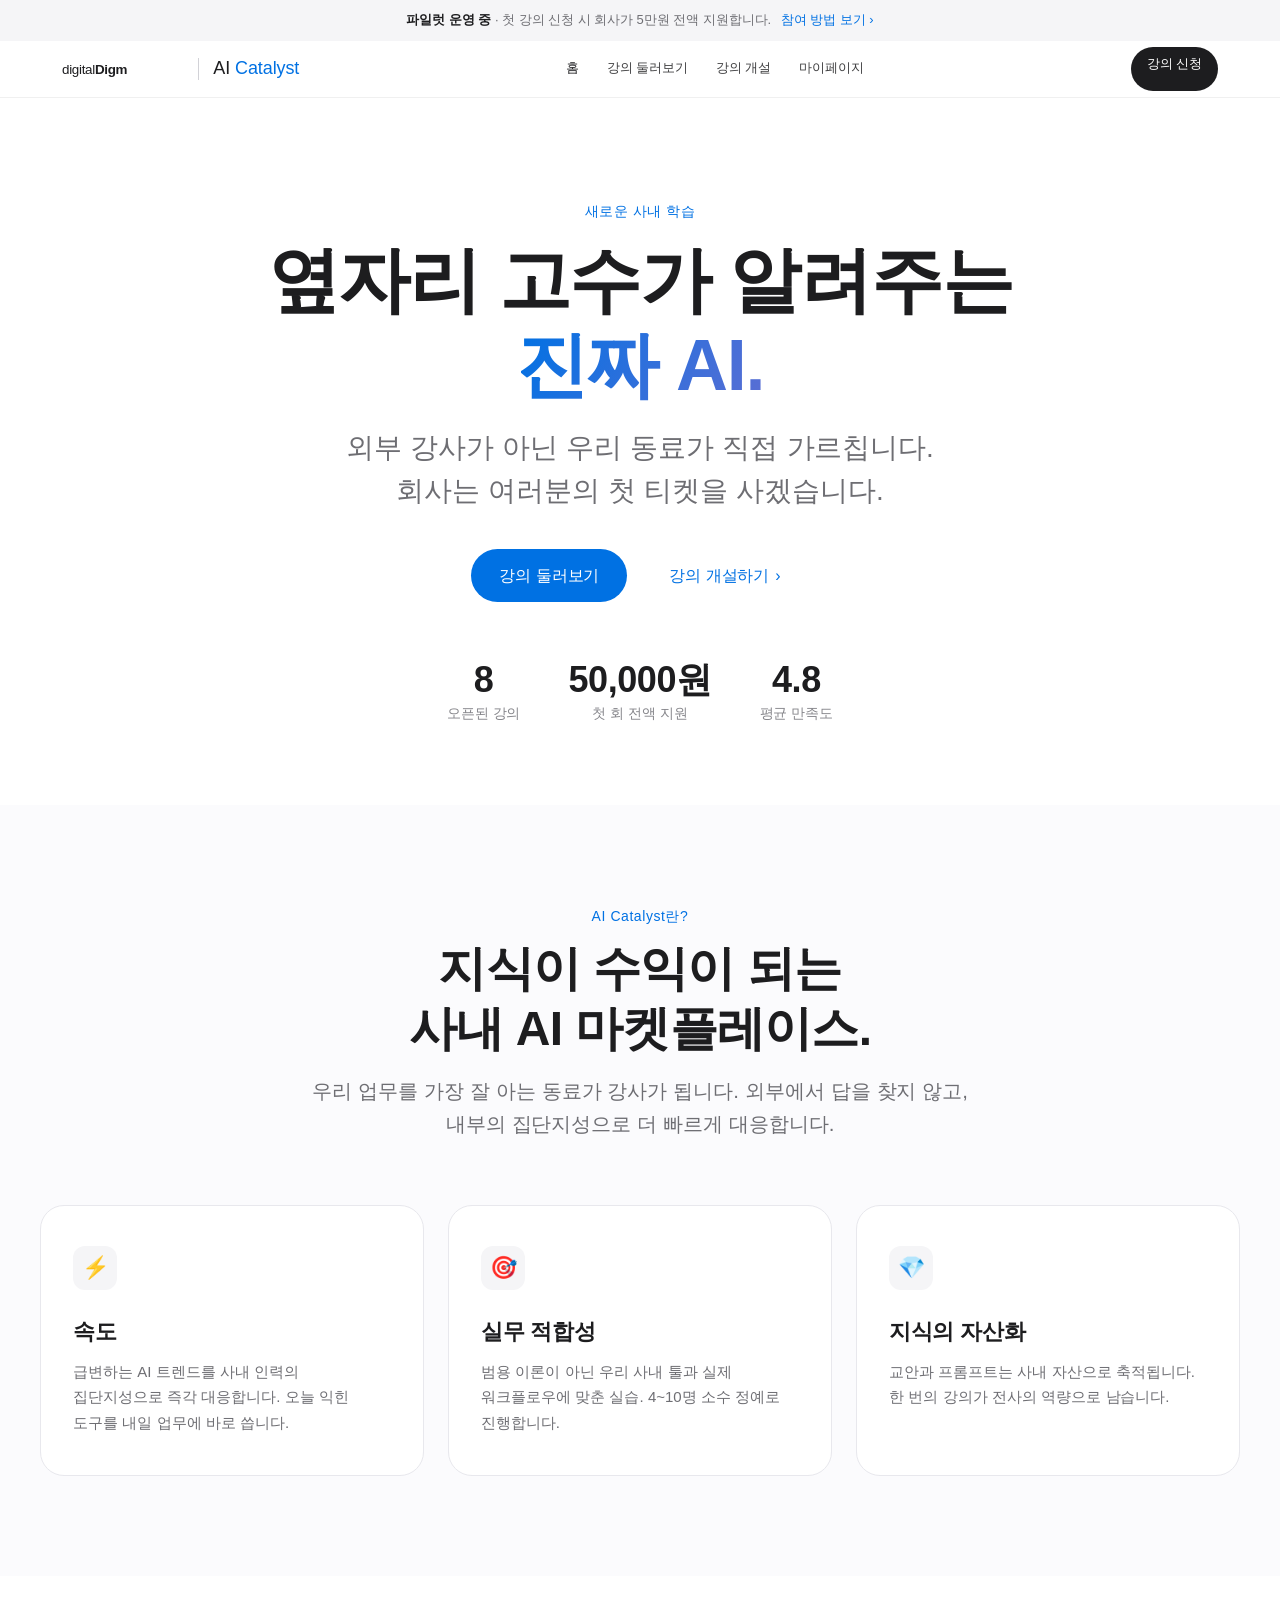
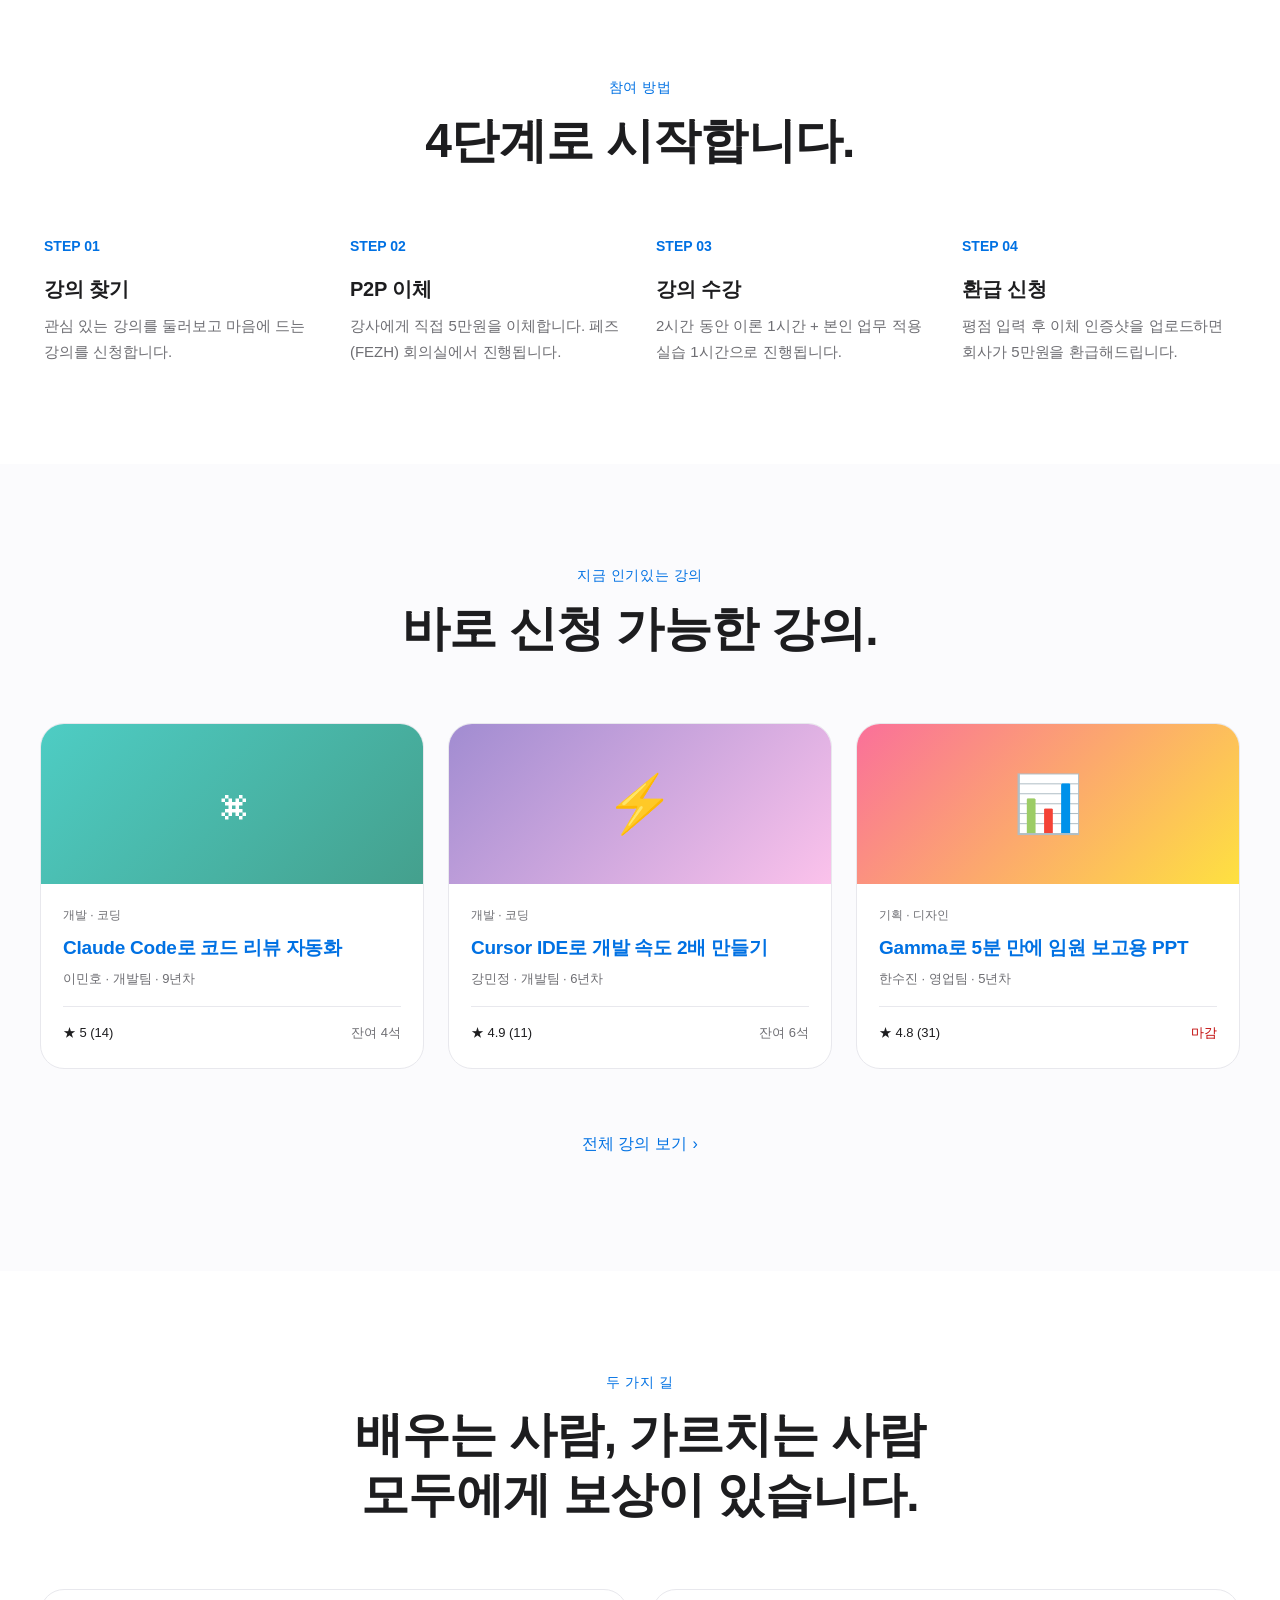
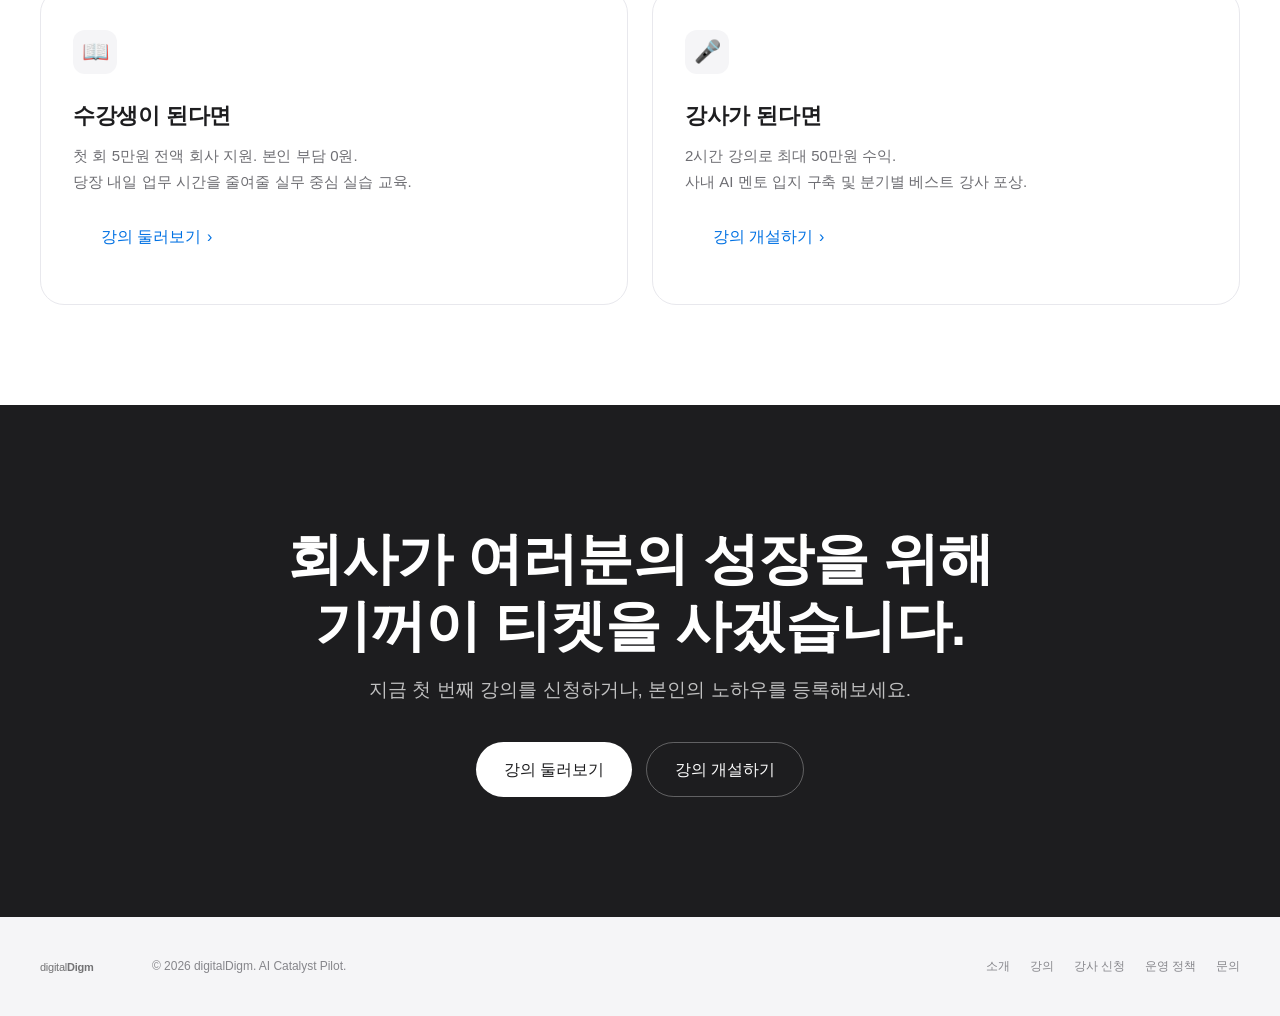
<file: index.html>
<!DOCTYPE html>
<html lang="ko">
<head>
  <meta charset="UTF-8" />
  <meta name="viewport" content="width=device-width, initial-scale=1.0, viewport-fit=cover, maximum-scale=5" />
  <meta name="theme-color" content="#ffffff" media="(prefers-color-scheme: light)" />
  <meta name="theme-color" content="#1d1d1f" media="(prefers-color-scheme: dark)" />
  <meta name="apple-mobile-web-app-capable" content="yes" />
  <meta name="apple-mobile-web-app-status-bar-style" content="default" />
  <meta name="apple-mobile-web-app-title" content="AI Catalyst" />
  <meta name="format-detection" content="telephone=no" />
  <title>AI Catalyst — 옆자리 고수가 알려주는 진짜 AI</title>
  <meta name="description" content="디지털다임 사내 자발적 AI 학습 마켓플레이스. 동료가 강사, 회사가 티켓을 사드립니다." />
  <link rel="apple-touch-icon" href="assets/logo.svg" />
  <link rel="icon" type="image/svg+xml" href="assets/logo.svg" />
  <link rel="stylesheet" href="assets/styles.css" />
</head>
<body>

  <div class="notice-banner">
    <strong>파일럿 운영 중</strong> · 첫 강의 신청 시 회사가 5만원 전액 지원합니다.
    <a href="#how">참여 방법 보기 ›</a>
  </div>

  <nav class="nav">
    <div class="nav-inner">
      <div class="nav-brand">
        <a href="https://www.d2.co.kr/" target="_blank" rel="noopener noreferrer" class="brand-link" aria-label="digitalDigm 홈페이지 새 창에서 열기">
          <img src="assets/logo.svg" alt="digitalDigm" class="nav-logo" />
        </a>
        <div class="nav-divider"></div>
        <span class="nav-product">AI <span class="accent">Catalyst</span></span>
      </div>
      <div class="nav-menu">
        <a href="index.html" class="active">홈</a>
        <a href="courses.html">강의 둘러보기</a>
        <a href="instructor.html">강의 개설</a>
        <a href="mypage.html">마이페이지</a>
      </div>
      <a href="courses.html" class="nav-cta">강의 신청</a>
      <button class="nav-toggle" aria-label="메뉴 열기"><span></span><span></span><span></span></button>
    </div>
  </nav>

  <section class="hero">
    <span class="hero-eyebrow">새로운 사내 학습</span>
    <h1 class="hero-title">
      옆자리 고수가 알려주는<br />
      <span class="highlight">진짜 AI.</span>
    </h1>
    <p class="hero-sub">
      외부 강사가 아닌 우리 동료가 직접 가르칩니다.<br />
      회사는 여러분의 첫 티켓을 사겠습니다.
    </p>
    <div class="hero-actions">
      <a href="courses.html" class="btn btn-primary">강의 둘러보기</a>
      <a href="instructor.html" class="btn btn-secondary">강의 개설하기</a>
    </div>
    <div class="hero-meta">
      <div><strong>8</strong>오픈된 강의</div>
      <div><strong>50,000원</strong>첫 회 전액 지원</div>
      <div><strong>4.8</strong>평균 만족도</div>
    </div>
  </section>

  <section class="section section-soft" id="about">
    <div class="container">
      <div class="section-header">
        <div class="section-eyebrow">AI Catalyst란?</div>
        <h2 class="section-title">지식이 수익이 되는<br />사내 AI 마켓플레이스.</h2>
        <p class="section-lead">
          우리 업무를 가장 잘 아는 동료가 강사가 됩니다.
          외부에서 답을 찾지 않고, 내부의 집단지성으로 더 빠르게 대응합니다.
        </p>
      </div>
      <div class="feature-grid">
        <div class="feature">
          <div class="feature-icon">⚡</div>
          <h3 class="feature-title">속도</h3>
          <p class="feature-desc">급변하는 AI 트렌드를 사내 인력의 집단지성으로 즉각 대응합니다. 오늘 익힌 도구를 내일 업무에 바로 씁니다.</p>
        </div>
        <div class="feature">
          <div class="feature-icon">🎯</div>
          <h3 class="feature-title">실무 적합성</h3>
          <p class="feature-desc">범용 이론이 아닌 우리 사내 툴과 실제 워크플로우에 맞춘 실습. 4~10명 소수 정예로 진행합니다.</p>
        </div>
        <div class="feature">
          <div class="feature-icon">💎</div>
          <h3 class="feature-title">지식의 자산화</h3>
          <p class="feature-desc">교안과 프롬프트는 사내 자산으로 축적됩니다. 한 번의 강의가 전사의 역량으로 남습니다.</p>
        </div>
      </div>
    </div>
  </section>

  <section class="section" id="how">
    <div class="container">
      <div class="section-header">
        <div class="section-eyebrow">참여 방법</div>
        <h2 class="section-title">4단계로 시작합니다.</h2>
      </div>
      <div class="steps">
        <div class="step">
          <div class="step-num">STEP 01</div>
          <h3 class="step-title">강의 찾기</h3>
          <p class="step-desc">관심 있는 강의를 둘러보고 마음에 드는 강의를 신청합니다.</p>
        </div>
        <div class="step">
          <div class="step-num">STEP 02</div>
          <h3 class="step-title">P2P 이체</h3>
          <p class="step-desc">강사에게 직접 5만원을 이체합니다. 페즈(FEZH) 회의실에서 진행됩니다.</p>
        </div>
        <div class="step">
          <div class="step-num">STEP 03</div>
          <h3 class="step-title">강의 수강</h3>
          <p class="step-desc">2시간 동안 이론 1시간 + 본인 업무 적용 실습 1시간으로 진행됩니다.</p>
        </div>
        <div class="step">
          <div class="step-num">STEP 04</div>
          <h3 class="step-title">환급 신청</h3>
          <p class="step-desc">평점 입력 후 이체 인증샷을 업로드하면 회사가 5만원을 환급해드립니다.</p>
        </div>
      </div>
    </div>
  </section>

  <section class="section section-soft">
    <div class="container">
      <div class="section-header">
        <div class="section-eyebrow">지금 인기있는 강의</div>
        <h2 class="section-title">바로 신청 가능한 강의.</h2>
      </div>
      <div class="course-grid" id="featured-courses"></div>
      <div style="text-align:center; margin-top: 48px;">
        <a href="courses.html" class="btn btn-secondary">전체 강의 보기</a>
      </div>
    </div>
  </section>

  <section class="section">
    <div class="container">
      <div class="section-header">
        <div class="section-eyebrow">두 가지 길</div>
        <h2 class="section-title">배우는 사람, 가르치는 사람<br />모두에게 보상이 있습니다.</h2>
      </div>
      <div class="feature-grid" style="grid-template-columns: 1fr 1fr;">
        <div class="feature">
          <div class="feature-icon">📖</div>
          <h3 class="feature-title">수강생이 된다면</h3>
          <p class="feature-desc" style="margin-bottom: 16px;">첫 회 5만원 전액 회사 지원. 본인 부담 0원.<br />당장 내일 업무 시간을 줄여줄 실무 중심 실습 교육.</p>
          <a href="courses.html" class="btn btn-secondary">강의 둘러보기</a>
        </div>
        <div class="feature">
          <div class="feature-icon">🎤</div>
          <h3 class="feature-title">강사가 된다면</h3>
          <p class="feature-desc" style="margin-bottom: 16px;">2시간 강의로 최대 50만원 수익.<br />사내 AI 멘토 입지 구축 및 분기별 베스트 강사 포상.</p>
          <a href="instructor.html" class="btn btn-secondary">강의 개설하기</a>
        </div>
      </div>
    </div>
  </section>

  <section class="cta">
    <h2 class="cta-title">회사가 여러분의 성장을 위해<br />기꺼이 티켓을 사겠습니다.</h2>
    <p class="cta-sub">지금 첫 번째 강의를 신청하거나, 본인의 노하우를 등록해보세요.</p>
    <div class="hero-actions" style="margin-bottom: 0;">
      <a href="courses.html" class="btn btn-primary">강의 둘러보기</a>
      <a href="instructor.html" class="btn" style="color:#fff; background:transparent; border:1px solid rgba(255,255,255,0.3);">강의 개설하기</a>
    </div>
  </section>

  <footer class="footer">
    <div class="footer-inner">
      <div class="footer-brand">
        <a href="https://www.d2.co.kr/" target="_blank" rel="noopener noreferrer" class="brand-link" aria-label="digitalDigm 홈페이지 새 창에서 열기">
          <img src="assets/logo.svg" alt="digitalDigm" style="height:18px; opacity:0.6;" />
        </a>
        <span>© 2026 digitalDigm. AI Catalyst Pilot.</span>
      </div>
      <div class="footer-links">
        <a href="#about">소개</a>
        <a href="courses.html">강의</a>
        <a href="instructor.html">강사 신청</a>
        <a href="#">운영 정책</a>
        <a href="#">문의</a>
      </div>
    </div>
  </footer>

  <script src="assets/data.js"></script>
  <script src="assets/script.js"></script>
  <script>
    renderCourseCards("#featured-courses", { ids: [3, 5, 7] });
  </script>
</body>
</html>
</file>
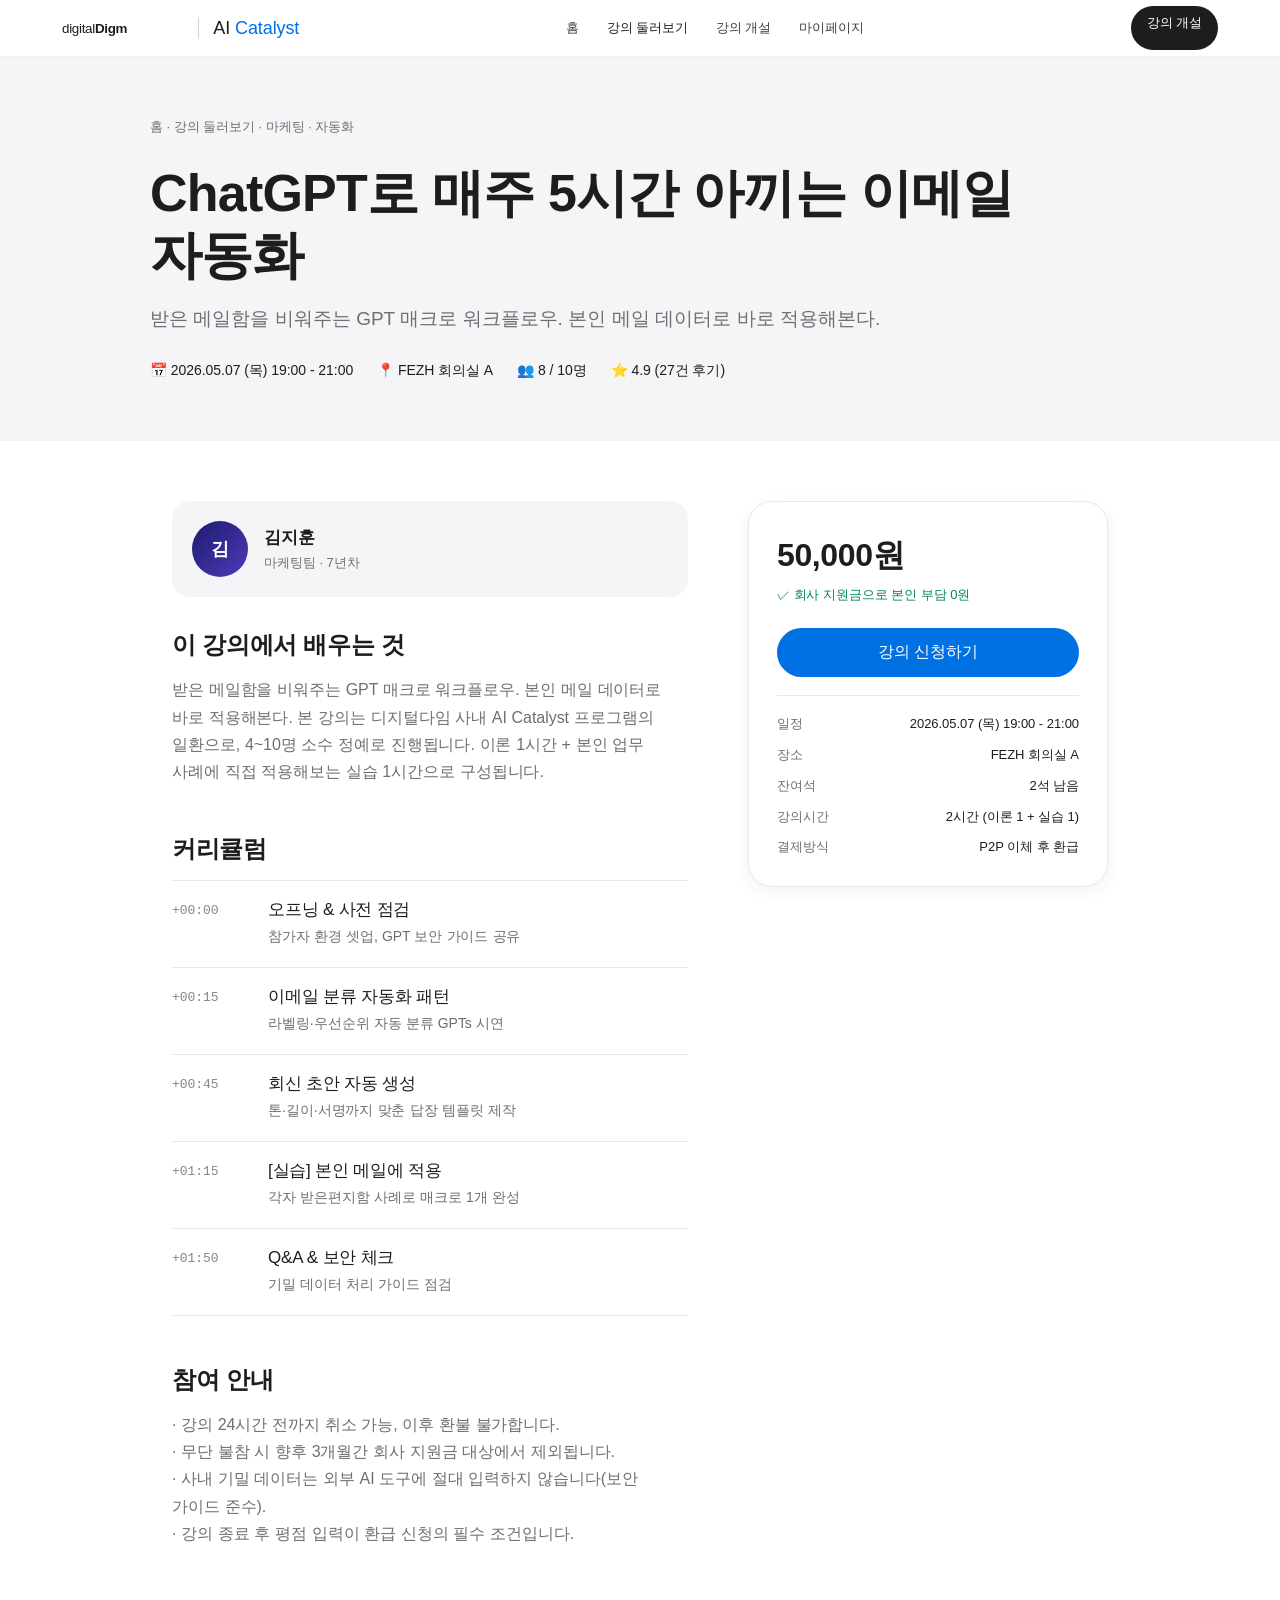
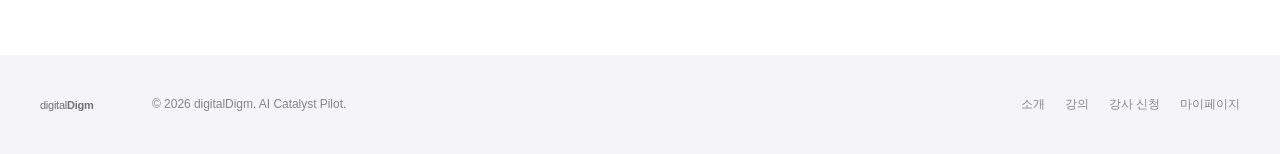
<file: course-detail.html>
<!DOCTYPE html>
<html lang="ko">
<head>
  <meta charset="UTF-8" />
  <meta name="viewport" content="width=device-width, initial-scale=1.0, viewport-fit=cover, maximum-scale=5" />
  <meta name="theme-color" content="#ffffff" />
  <meta name="apple-mobile-web-app-capable" content="yes" />
  <meta name="apple-mobile-web-app-title" content="AI Catalyst" />
  <meta name="format-detection" content="telephone=no" />
  <title>강의 상세 — AI Catalyst</title>
  <link rel="apple-touch-icon" href="assets/logo.svg" />
  <link rel="icon" type="image/svg+xml" href="assets/logo.svg" />
  <link rel="stylesheet" href="assets/styles.css" />
</head>
<body>

  <nav class="nav">
    <div class="nav-inner">
      <div class="nav-brand">
        <a href="https://www.d2.co.kr/" target="_blank" rel="noopener noreferrer" class="brand-link" aria-label="digitalDigm 홈페이지 새 창에서 열기">
          <img src="assets/logo.svg" alt="digitalDigm" class="nav-logo" />
        </a>
        <div class="nav-divider"></div>
        <span class="nav-product">AI <span class="accent">Catalyst</span></span>
      </div>
      <div class="nav-menu">
        <a href="index.html">홈</a>
        <a href="courses.html" class="active">강의 둘러보기</a>
        <a href="instructor.html">강의 개설</a>
        <a href="mypage.html">마이페이지</a>
      </div>
      <a href="instructor.html" class="nav-cta">강의 개설</a>
      <button class="nav-toggle" aria-label="메뉴 열기"><span></span><span></span><span></span></button>
    </div>
  </nav>

  <!-- Hero -->
  <section class="detail-hero">
    <div class="detail-hero-inner">
      <div class="breadcrumb">
        <a href="index.html">홈</a> · <a href="courses.html">강의 둘러보기</a> · <span id="bc-tag">강의</span>
      </div>
      <h1 class="detail-title" id="detail-title">강의 제목</h1>
      <p class="detail-sub" id="detail-summary">강의 요약</p>
      <div class="detail-meta-row">
        <span>📅 <strong id="detail-schedule">일정</strong></span>
        <span>📍 <strong id="detail-venue">장소</strong></span>
        <span>👥 <strong id="detail-seats">정원</strong></span>
        <span>⭐ <strong id="detail-rating">평점</strong></span>
      </div>
    </div>
  </section>

  <!-- Body -->
  <section class="detail-body">
    <div>
      <!-- Instructor -->
      <div class="instructor-card">
        <div class="instructor-avatar" id="inst-avatar">?</div>
        <div>
          <div class="instructor-name" id="inst-name">강사명</div>
          <div class="instructor-meta" id="inst-meta">소속 · 경력</div>
        </div>
      </div>

      <!-- Description -->
      <div class="detail-section">
        <h3>이 강의에서 배우는 것</h3>
        <p id="detail-desc"></p>
      </div>

      <!-- Curriculum -->
      <div class="detail-section">
        <h3>커리큘럼</h3>
        <ul class="curriculum" id="detail-curriculum"></ul>
      </div>

      <!-- Notice -->
      <div class="detail-section">
        <h3>참여 안내</h3>
        <p>
          · 강의 24시간 전까지 취소 가능, 이후 환불 불가합니다.<br />
          · 무단 불참 시 향후 3개월간 회사 지원금 대상에서 제외됩니다.<br />
          · 사내 기밀 데이터는 외부 AI 도구에 절대 입력하지 않습니다(보안 가이드 준수).<br />
          · 강의 종료 후 평점 입력이 환급 신청의 필수 조건입니다.
        </p>
      </div>
    </div>

    <!-- Sidebar -->
    <aside>
      <div class="sidebar-card">
        <div class="sidebar-price" id="side-price">50,000원</div>
        <div class="sidebar-price-sub">✓ 회사 지원금으로 본인 부담 0원</div>

        <button class="btn btn-primary btn-block" data-action="enroll" id="enroll-btn">
          강의 신청하기
        </button>

        <div class="sidebar-info">
          <div class="sidebar-info-row"><span>일정</span><strong id="side-schedule">-</strong></div>
          <div class="sidebar-info-row"><span>장소</span><strong id="side-venue">-</strong></div>
          <div class="sidebar-info-row"><span>잔여석</span><strong id="side-seats">-</strong></div>
          <div class="sidebar-info-row"><span>강의시간</span><strong>2시간 (이론 1 + 실습 1)</strong></div>
          <div class="sidebar-info-row"><span>결제방식</span><strong>P2P 이체 후 환급</strong></div>
        </div>
      </div>
    </aside>
  </section>

  <footer class="footer">
    <div class="footer-inner">
      <div class="footer-brand">
        <a href="https://www.d2.co.kr/" target="_blank" rel="noopener noreferrer" class="brand-link" aria-label="digitalDigm 홈페이지 새 창에서 열기">
          <img src="assets/logo.svg" alt="digitalDigm" style="height:18px; opacity:0.6;" />
        </a>
        <span>© 2026 digitalDigm. AI Catalyst Pilot.</span>
      </div>
      <div class="footer-links">
        <a href="index.html">소개</a>
        <a href="courses.html">강의</a>
        <a href="instructor.html">강사 신청</a>
        <a href="mypage.html">마이페이지</a>
      </div>
    </div>
  </footer>

  <script src="assets/data.js"></script>
  <script src="assets/script.js"></script>
  <script>
    // Query string에서 id 읽기, 없으면 첫 강의
    const params = new URLSearchParams(location.search);
    const id = parseInt(params.get("id") || "1", 10);
    const c = window.AC_DATA.courses.find((x) => x.id === id) || window.AC_DATA.courses[0];

    document.getElementById("bc-tag").textContent = c.tag;
    document.getElementById("detail-title").textContent = c.title;
    document.getElementById("detail-summary").textContent = c.summary;
    document.getElementById("detail-schedule").textContent = c.schedule;
    document.getElementById("detail-venue").textContent = c.venue;
    document.getElementById("detail-seats").textContent = `${c.seats.taken} / ${c.seats.total}명`;
    document.getElementById("detail-rating").textContent = `${c.rating} (${c.reviews}건 후기)`;

    document.getElementById("inst-avatar").textContent = c.instructor.charAt(0);
    document.getElementById("inst-name").textContent = c.instructor;
    document.getElementById("inst-meta").textContent = c.department;

    document.getElementById("detail-desc").textContent = c.summary +
      " 본 강의는 디지털다임 사내 AI Catalyst 프로그램의 일환으로, 4~10명 소수 정예로 진행됩니다. " +
      "이론 1시간 + 본인 업무 사례에 직접 적용해보는 실습 1시간으로 구성됩니다.";

    document.getElementById("detail-curriculum").innerHTML = c.curriculum
      .map(
        (item) => `
        <li>
          <span class="curriculum-time">+${item.time}</span>
          <div class="curriculum-content">
            <h4>${item.title}</h4>
            <p>${item.desc}</p>
          </div>
        </li>`
      )
      .join("");

    const left = c.seats.total - c.seats.taken;
    document.getElementById("side-schedule").textContent = c.schedule;
    document.getElementById("side-venue").textContent = c.venue;
    document.getElementById("side-seats").textContent = left === 0 ? "마감" : `${left}석 남음`;
    document.getElementById("side-price").textContent = c.price.toLocaleString() + "원";

    const enrollBtn = document.getElementById("enroll-btn");
    enrollBtn.dataset.title = c.title;
    if (left === 0) {
      enrollBtn.textContent = "마감된 강의";
      enrollBtn.disabled = true;
      enrollBtn.style.opacity = 0.5;
      enrollBtn.style.cursor = "not-allowed";
      enrollBtn.removeAttribute("data-action");
    }
  </script>
</body>
</html>
</file>
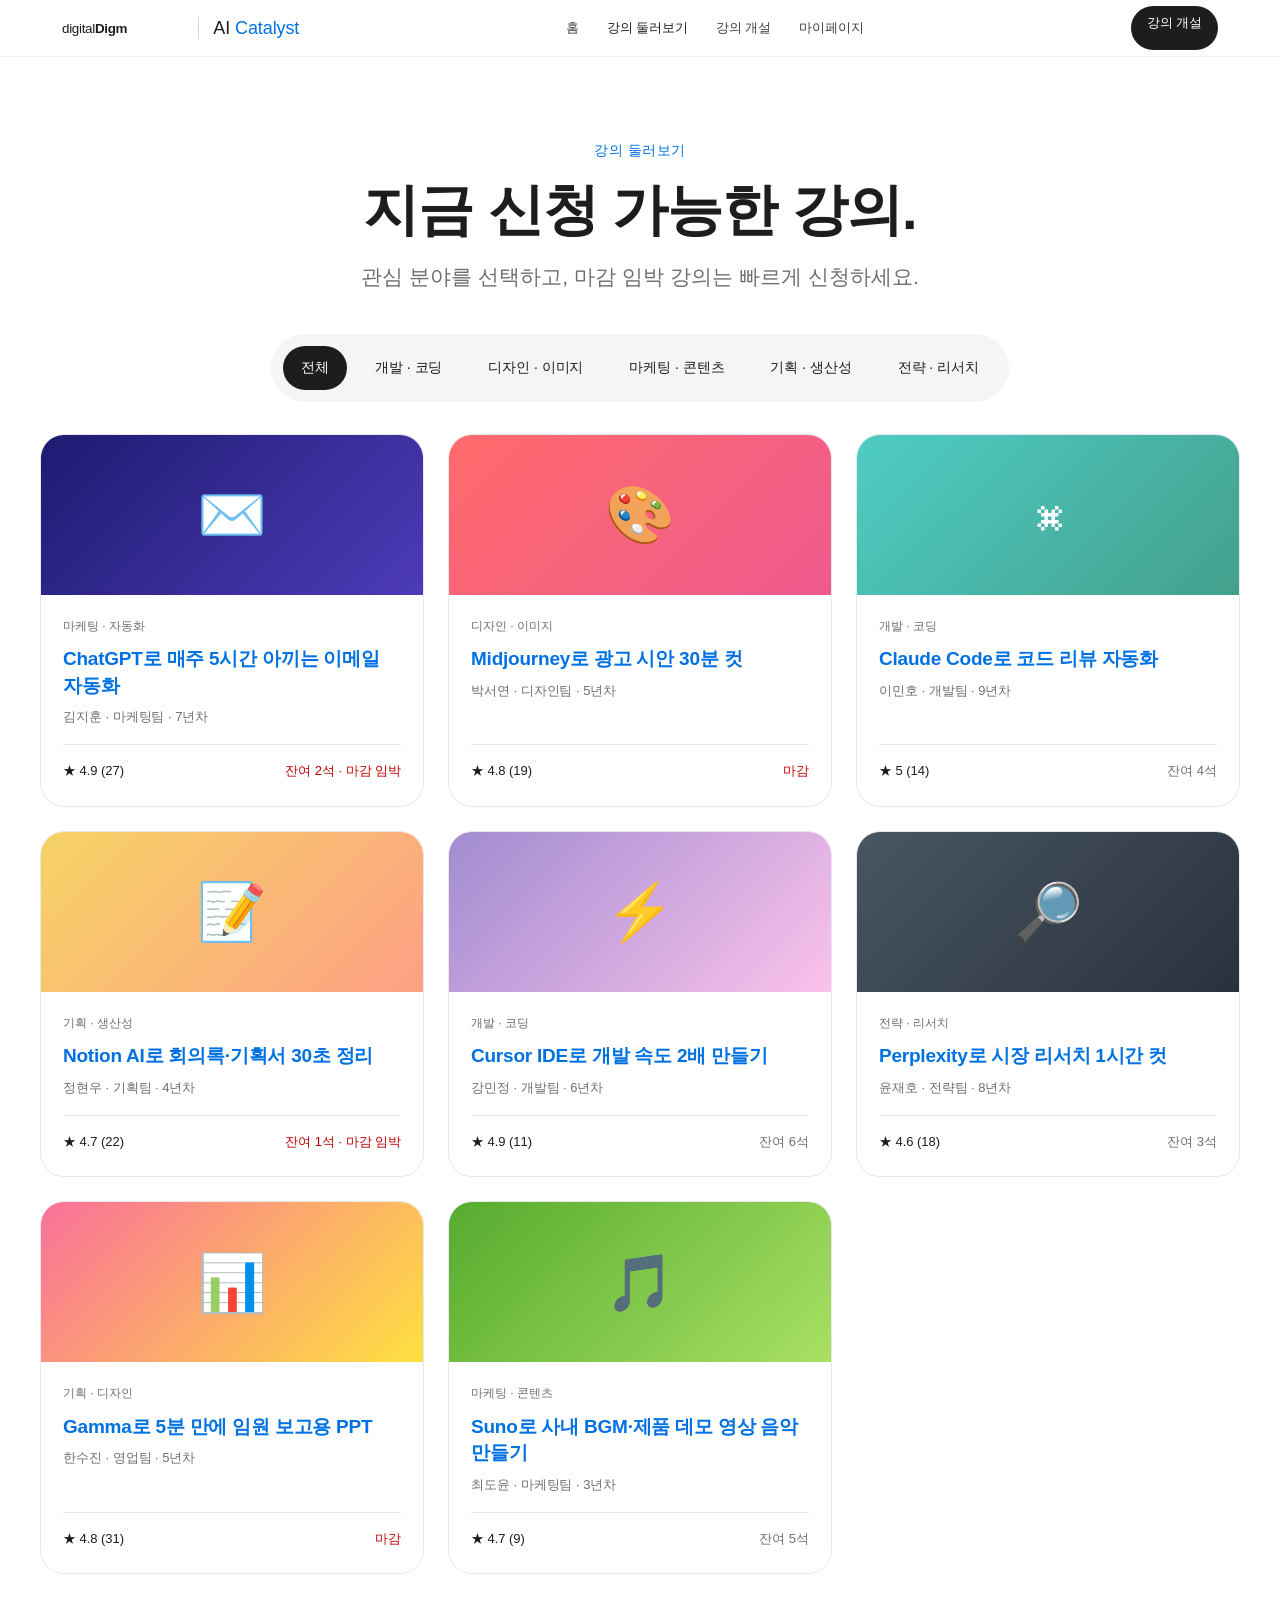
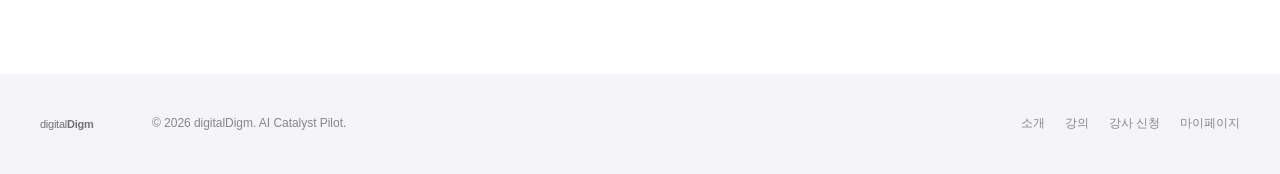
<file: courses.html>
<!DOCTYPE html>
<html lang="ko">
<head>
  <meta charset="UTF-8" />
  <meta name="viewport" content="width=device-width, initial-scale=1.0, viewport-fit=cover, maximum-scale=5" />
  <meta name="theme-color" content="#ffffff" />
  <meta name="apple-mobile-web-app-capable" content="yes" />
  <meta name="apple-mobile-web-app-title" content="AI Catalyst" />
  <meta name="format-detection" content="telephone=no" />
  <title>강의 둘러보기 — AI Catalyst</title>
  <link rel="apple-touch-icon" href="assets/logo.svg" />
  <link rel="icon" type="image/svg+xml" href="assets/logo.svg" />
  <link rel="stylesheet" href="assets/styles.css" />
</head>
<body>

  <nav class="nav">
    <div class="nav-inner">
      <div class="nav-brand">
        <a href="https://www.d2.co.kr/" target="_blank" rel="noopener noreferrer" class="brand-link" aria-label="digitalDigm 홈페이지 새 창에서 열기">
          <img src="assets/logo.svg" alt="digitalDigm" class="nav-logo" />
        </a>
        <div class="nav-divider"></div>
        <span class="nav-product">AI <span class="accent">Catalyst</span></span>
      </div>
      <div class="nav-menu">
        <a href="index.html">홈</a>
        <a href="courses.html" class="active">강의 둘러보기</a>
        <a href="instructor.html">강의 개설</a>
        <a href="mypage.html">마이페이지</a>
      </div>
      <a href="instructor.html" class="nav-cta">강의 개설</a>
      <button class="nav-toggle" aria-label="메뉴 열기"><span></span><span></span><span></span></button>
    </div>
  </nav>

  <section class="hero" style="padding: 80px 22px 40px;">
    <span class="hero-eyebrow">강의 둘러보기</span>
    <h1 class="hero-title" style="font-size: clamp(36px, 5vw, 56px);">
      지금 신청 가능한 강의.
    </h1>
    <p class="hero-sub" style="font-size: clamp(17px, 1.8vw, 21px); margin-bottom: 0;">
      관심 분야를 선택하고, 마감 임박 강의는 빠르게 신청하세요.
    </p>
  </section>

  <section style="padding: 0 22px 100px;">
    <div class="container">
      <div class="filter-bar">
        <button class="filter-chip active" data-filter="all">전체</button>
        <button class="filter-chip" data-filter="개발">개발 · 코딩</button>
        <button class="filter-chip" data-filter="디자인">디자인 · 이미지</button>
        <button class="filter-chip" data-filter="마케팅">마케팅 · 콘텐츠</button>
        <button class="filter-chip" data-filter="기획">기획 · 생산성</button>
        <button class="filter-chip" data-filter="전략">전략 · 리서치</button>
      </div>
      <div class="course-grid" id="all-courses"></div>
    </div>
  </section>

  <footer class="footer">
    <div class="footer-inner">
      <div class="footer-brand">
        <a href="https://www.d2.co.kr/" target="_blank" rel="noopener noreferrer" class="brand-link" aria-label="digitalDigm 홈페이지 새 창에서 열기">
          <img src="assets/logo.svg" alt="digitalDigm" style="height:18px; opacity:0.6;" />
        </a>
        <span>© 2026 digitalDigm. AI Catalyst Pilot.</span>
      </div>
      <div class="footer-links">
        <a href="index.html">소개</a>
        <a href="courses.html">강의</a>
        <a href="instructor.html">강사 신청</a>
        <a href="mypage.html">마이페이지</a>
      </div>
    </div>
  </footer>

  <script src="assets/data.js"></script>
  <script src="assets/script.js"></script>
  <script>
    renderCourseCards("#all-courses");
  </script>
</body>
</html>
</file>
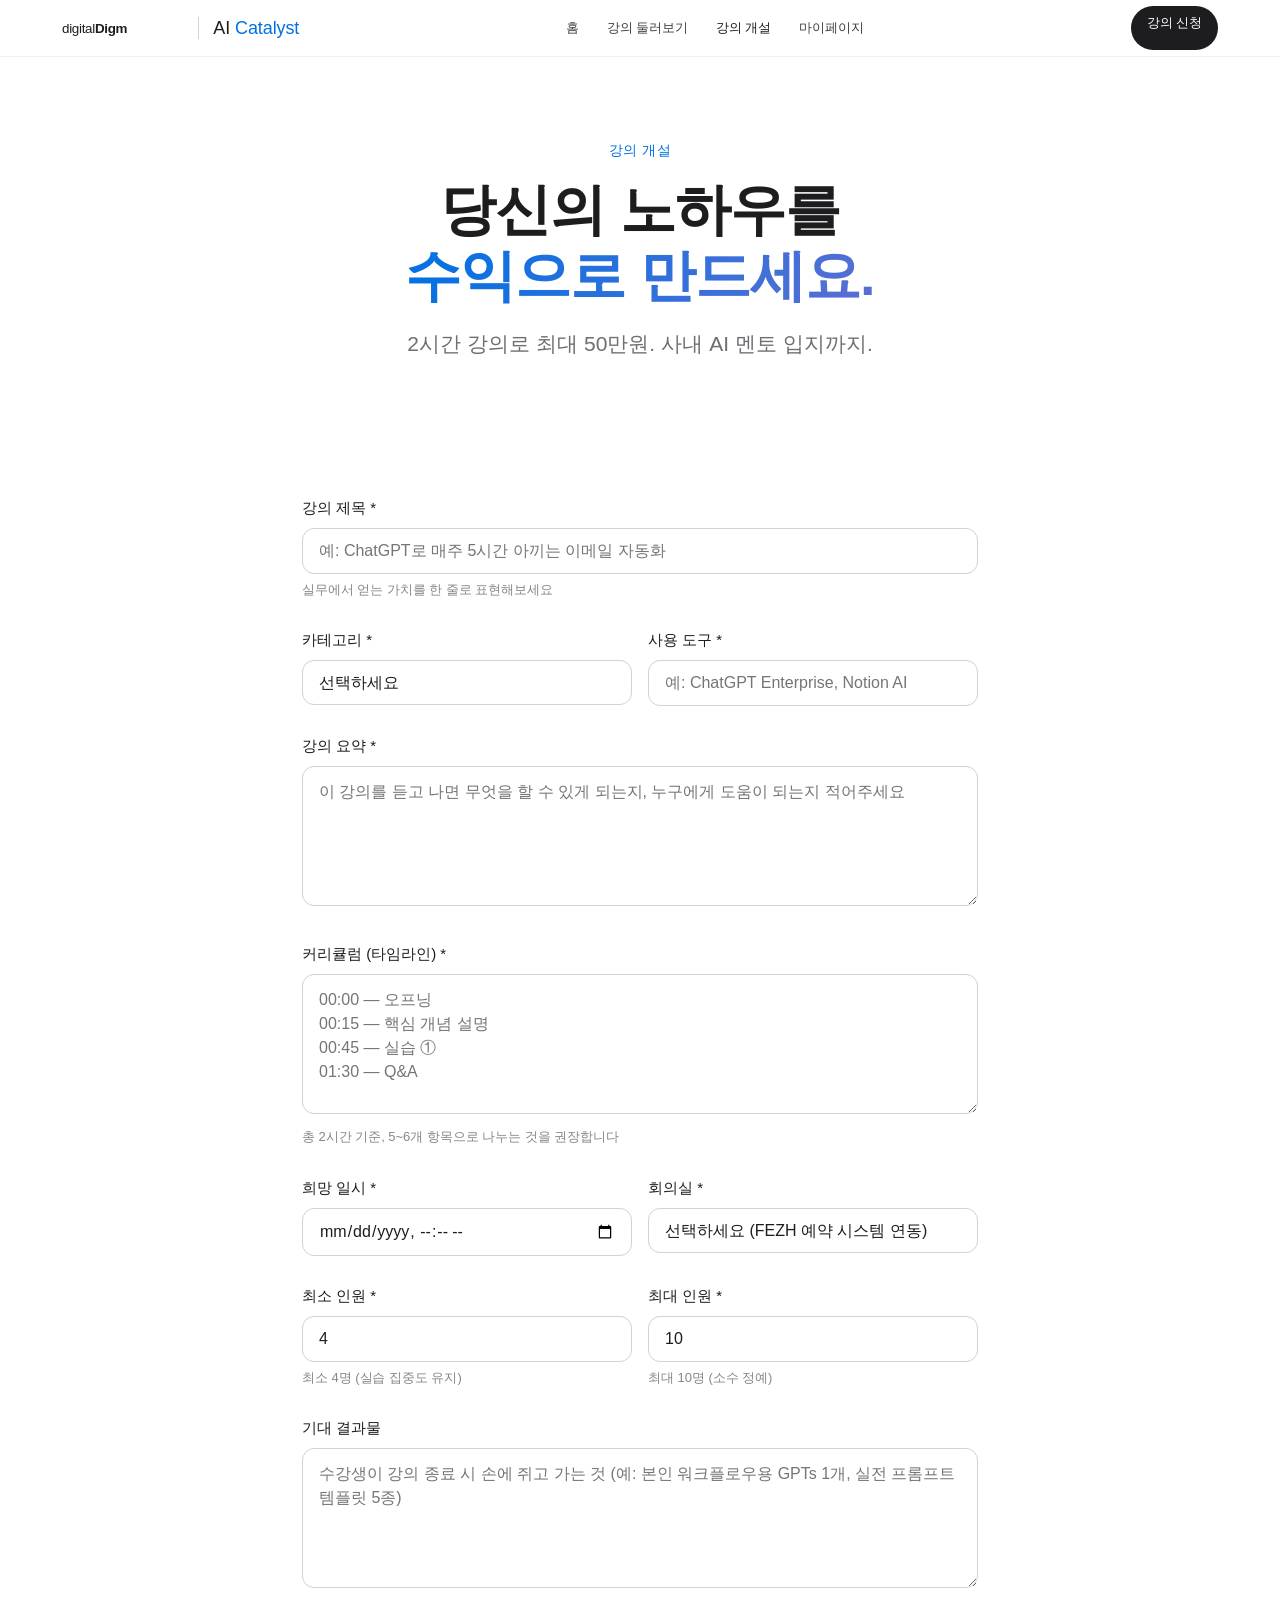
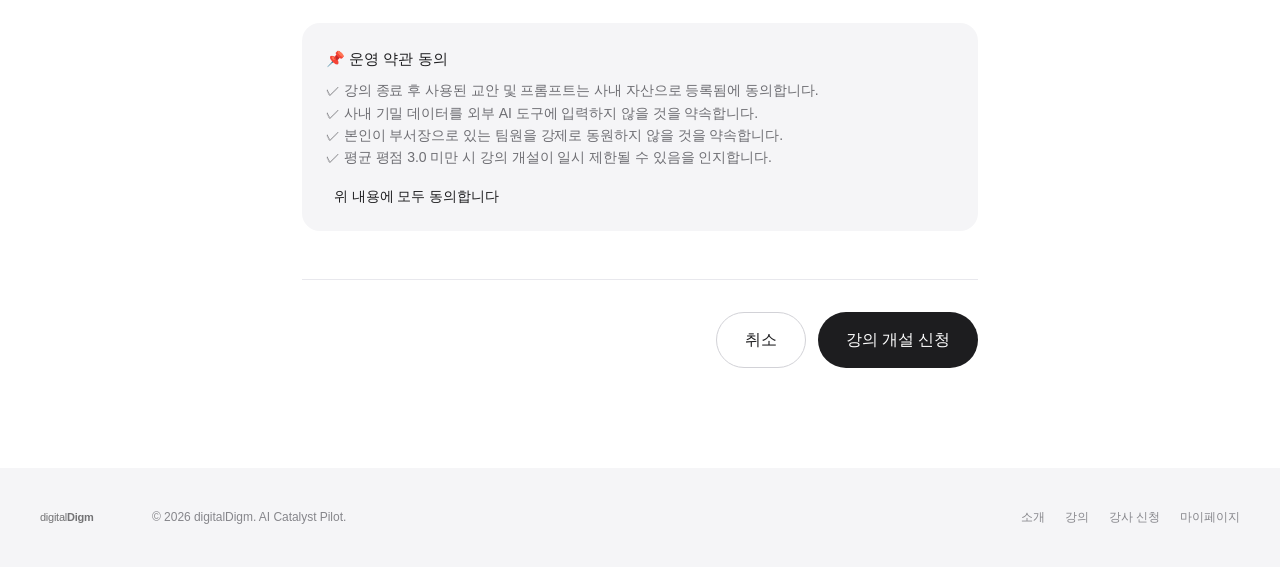
<file: instructor.html>
<!DOCTYPE html>
<html lang="ko">
<head>
  <meta charset="UTF-8" />
  <meta name="viewport" content="width=device-width, initial-scale=1.0, viewport-fit=cover, maximum-scale=5" />
  <meta name="theme-color" content="#ffffff" />
  <meta name="apple-mobile-web-app-capable" content="yes" />
  <meta name="apple-mobile-web-app-title" content="AI Catalyst" />
  <meta name="format-detection" content="telephone=no" />
  <title>강의 개설하기 — AI Catalyst</title>
  <link rel="apple-touch-icon" href="assets/logo.svg" />
  <link rel="icon" type="image/svg+xml" href="assets/logo.svg" />
  <link rel="stylesheet" href="assets/styles.css" />
</head>
<body>

  <nav class="nav">
    <div class="nav-inner">
      <div class="nav-brand">
        <a href="https://www.d2.co.kr/" target="_blank" rel="noopener noreferrer" class="brand-link" aria-label="digitalDigm 홈페이지 새 창에서 열기">
          <img src="assets/logo.svg" alt="digitalDigm" class="nav-logo" />
        </a>
        <div class="nav-divider"></div>
        <span class="nav-product">AI <span class="accent">Catalyst</span></span>
      </div>
      <div class="nav-menu">
        <a href="index.html">홈</a>
        <a href="courses.html">강의 둘러보기</a>
        <a href="instructor.html" class="active">강의 개설</a>
        <a href="mypage.html">마이페이지</a>
      </div>
      <a href="courses.html" class="nav-cta">강의 신청</a>
      <button class="nav-toggle" aria-label="메뉴 열기"><span></span><span></span><span></span></button>
    </div>
  </nav>

  <!-- Hero -->
  <section class="hero" style="padding: 80px 22px 40px;">
    <span class="hero-eyebrow">강의 개설</span>
    <h1 class="hero-title" style="font-size: clamp(36px, 5vw, 56px);">
      당신의 노하우를<br />
      <span class="highlight">수익으로 만드세요.</span>
    </h1>
    <p class="hero-sub" style="font-size: clamp(17px, 1.8vw, 21px);">
      2시간 강의로 최대 50만원. 사내 AI 멘토 입지까지.
    </p>
  </section>

  <!-- Form -->
  <section class="form-page">
    <form id="instructor-form" onsubmit="event.preventDefault(); showSuccess();">

      <div class="form-group">
        <label class="form-label">강의 제목 *</label>
        <input
          class="form-input"
          type="text"
          placeholder="예: ChatGPT로 매주 5시간 아끼는 이메일 자동화"
          required
        />
        <span class="form-hint">실무에서 얻는 가치를 한 줄로 표현해보세요</span>
      </div>

      <div class="form-row">
        <div class="form-group">
          <label class="form-label">카테고리 *</label>
          <select class="form-select" required>
            <option value="">선택하세요</option>
            <option>개발 · 코딩</option>
            <option>디자인 · 이미지</option>
            <option>마케팅 · 콘텐츠</option>
            <option>기획 · 생산성</option>
            <option>전략 · 리서치</option>
          </select>
        </div>
        <div class="form-group">
          <label class="form-label">사용 도구 *</label>
          <input
            class="form-input"
            type="text"
            placeholder="예: ChatGPT Enterprise, Notion AI"
            required
          />
        </div>
      </div>

      <div class="form-group">
        <label class="form-label">강의 요약 *</label>
        <textarea
          class="form-textarea"
          placeholder="이 강의를 듣고 나면 무엇을 할 수 있게 되는지, 누구에게 도움이 되는지 적어주세요"
          required
        ></textarea>
      </div>

      <div class="form-group">
        <label class="form-label">커리큘럼 (타임라인) *</label>
        <textarea
          class="form-textarea"
          placeholder="00:00 — 오프닝&#10;00:15 — 핵심 개념 설명&#10;00:45 — 실습 ①&#10;01:30 — Q&A"
          required
        ></textarea>
        <span class="form-hint">총 2시간 기준, 5~6개 항목으로 나누는 것을 권장합니다</span>
      </div>

      <div class="form-row">
        <div class="form-group">
          <label class="form-label">희망 일시 *</label>
          <input class="form-input" type="datetime-local" required />
        </div>
        <div class="form-group">
          <label class="form-label">회의실 *</label>
          <select class="form-select" required>
            <option value="">선택하세요 (FEZH 예약 시스템 연동)</option>
            <option>FEZH 회의실 A · 오프라인</option>
            <option>FEZH 회의실 B · 오프라인</option>
            <option>FEZH 회의실 C · 오프라인</option>
            <option>온라인 (Zoom)</option>
          </select>
        </div>
      </div>

      <div class="form-row">
        <div class="form-group">
          <label class="form-label">최소 인원 *</label>
          <input class="form-input" type="number" value="4" min="4" max="10" required />
          <span class="form-hint">최소 4명 (실습 집중도 유지)</span>
        </div>
        <div class="form-group">
          <label class="form-label">최대 인원 *</label>
          <input class="form-input" type="number" value="10" min="4" max="10" required />
          <span class="form-hint">최대 10명 (소수 정예)</span>
        </div>
      </div>

      <div class="form-group">
        <label class="form-label">기대 결과물</label>
        <textarea
          class="form-textarea"
          placeholder="수강생이 강의 종료 시 손에 쥐고 가는 것 (예: 본인 워크플로우용 GPTs 1개, 실전 프롬프트 템플릿 5종)"
        ></textarea>
      </div>

      <div class="form-group" style="background: var(--color-bg-muted); padding: 24px; border-radius: var(--radius-lg);">
        <label class="form-label">📌 운영 약관 동의</label>
        <p style="font-size: 14px; color: var(--color-text-secondary); line-height: 1.6;">
          ✓ 강의 종료 후 사용된 교안 및 프롬프트는 사내 자산으로 등록됨에 동의합니다.<br />
          ✓ 사내 기밀 데이터를 외부 AI 도구에 입력하지 않을 것을 약속합니다.<br />
          ✓ 본인이 부서장으로 있는 팀원을 강제로 동원하지 않을 것을 약속합니다.<br />
          ✓ 평균 평점 3.0 미만 시 강의 개설이 일시 제한될 수 있음을 인지합니다.
        </p>
        <label style="display:flex; align-items:center; gap:8px; margin-top: 16px; font-size: 14px; cursor: pointer;">
          <input type="checkbox" required /> 위 내용에 모두 동의합니다
        </label>
      </div>

      <div class="form-actions">
        <a href="index.html" class="btn btn-outline">취소</a>
        <button type="submit" class="btn btn-dark">강의 개설 신청</button>
      </div>
    </form>
  </section>

  <footer class="footer">
    <div class="footer-inner">
      <div class="footer-brand">
        <a href="https://www.d2.co.kr/" target="_blank" rel="noopener noreferrer" class="brand-link" aria-label="digitalDigm 홈페이지 새 창에서 열기">
          <img src="assets/logo.svg" alt="digitalDigm" style="height:18px; opacity:0.6;" />
        </a>
        <span>© 2026 digitalDigm. AI Catalyst Pilot.</span>
      </div>
      <div class="footer-links">
        <a href="index.html">소개</a>
        <a href="courses.html">강의</a>
        <a href="instructor.html">강사 신청</a>
        <a href="mypage.html">마이페이지</a>
      </div>
    </div>
  </footer>

  <script src="assets/data.js"></script>
  <script src="assets/script.js"></script>
  <script>
    function showSuccess() {
      showModal({
        icon: "✓",
        title: "강의 개설이 신청되었습니다",
        message:
          "운영팀 검수 후 24시간 이내에 승인 결과를 알려드립니다.<br />승인 시 강의 목록에 자동으로 게시되며, 사내 메신저로 홍보 메시지를 받아볼 수 있습니다.",
        confirm: "마이페이지로 이동",
        confirmHref: "mypage.html"
      });
    }
  </script>
</body>
</html>
</file>
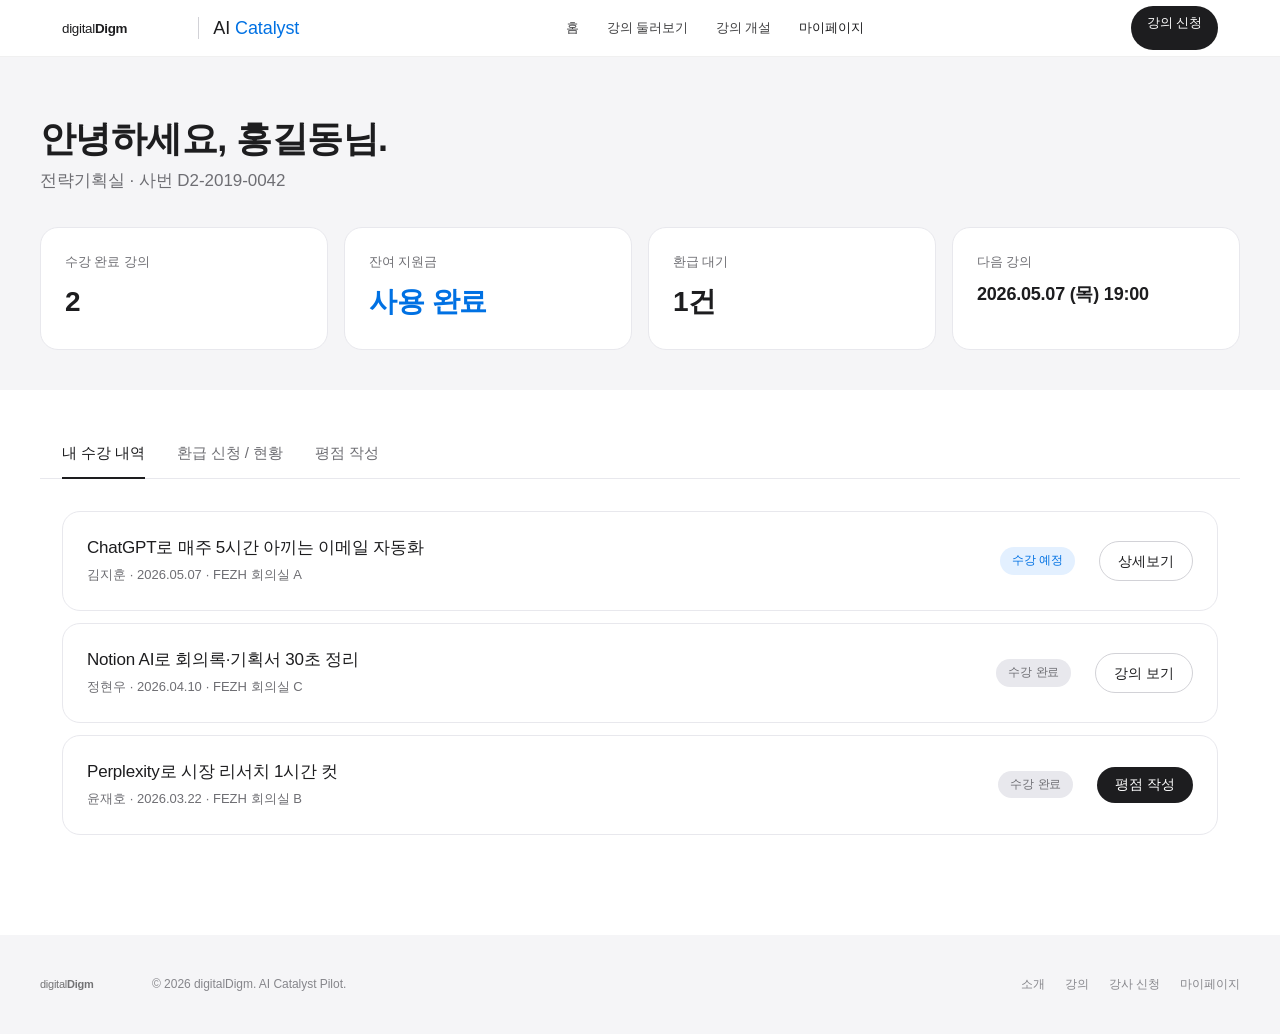
<file: mypage.html>
<!DOCTYPE html>
<html lang="ko">
<head>
  <meta charset="UTF-8" />
  <meta name="viewport" content="width=device-width, initial-scale=1.0, viewport-fit=cover, maximum-scale=5" />
  <meta name="theme-color" content="#f5f5f7" />
  <meta name="apple-mobile-web-app-capable" content="yes" />
  <meta name="apple-mobile-web-app-title" content="AI Catalyst" />
  <meta name="format-detection" content="telephone=no" />
  <title>마이페이지 — AI Catalyst</title>
  <link rel="apple-touch-icon" href="assets/logo.svg" />
  <link rel="icon" type="image/svg+xml" href="assets/logo.svg" />
  <link rel="stylesheet" href="assets/styles.css" />
</head>
<body>

  <nav class="nav">
    <div class="nav-inner">
      <div class="nav-brand">
        <a href="https://www.d2.co.kr/" target="_blank" rel="noopener noreferrer" class="brand-link" aria-label="digitalDigm 홈페이지 새 창에서 열기">
          <img src="assets/logo.svg" alt="digitalDigm" class="nav-logo" />
        </a>
        <div class="nav-divider"></div>
        <span class="nav-product">AI <span class="accent">Catalyst</span></span>
      </div>
      <div class="nav-menu">
        <a href="index.html">홈</a>
        <a href="courses.html">강의 둘러보기</a>
        <a href="instructor.html">강의 개설</a>
        <a href="mypage.html" class="active">마이페이지</a>
      </div>
      <a href="courses.html" class="nav-cta">강의 신청</a>
      <button class="nav-toggle" aria-label="메뉴 열기"><span></span><span></span><span></span></button>
    </div>
  </nav>

  <!-- Dashboard Header -->
  <section class="dash-header">
    <div class="dash-header-inner">
      <h1 class="dash-greeting" id="greet">안녕하세요</h1>
      <p class="dash-greeting-sub" id="greet-sub">오늘도 한 걸음 더 가까이.</p>

      <div class="stat-grid">
        <div class="stat-card">
          <div class="stat-label">수강 완료 강의</div>
          <div class="stat-value" id="stat-courses">0</div>
        </div>
        <div class="stat-card">
          <div class="stat-label">잔여 지원금</div>
          <div class="stat-value accent" id="stat-subsidy">0원</div>
        </div>
        <div class="stat-card">
          <div class="stat-label">환급 대기</div>
          <div class="stat-value" id="stat-pending">0건</div>
        </div>
        <div class="stat-card">
          <div class="stat-label">다음 강의</div>
          <div class="stat-value" id="stat-next" style="font-size: 18px;">-</div>
        </div>
      </div>
    </div>
  </section>

  <!-- Tabs -->
  <div class="tabs">
    <button class="tab active" data-tab="enrolled">내 수강 내역</button>
    <button class="tab" data-tab="refund">환급 신청 / 현황</button>
    <button class="tab" data-tab="reviews">평점 작성</button>
  </div>

  <div class="dash-content">

    <!-- Enrolled -->
    <div data-tab-content="enrolled" id="enrolled-list"></div>

    <!-- Refund -->
    <div data-tab-content="refund" style="display:none;">
      <div class="list-card" style="grid-template-columns: 1fr;">
        <div>
          <div class="list-card-title">새로운 환급 신청</div>
          <div class="list-card-meta" style="margin-bottom: 16px;">
            완료된 강의를 선택하고 강사에게 이체한 인증샷을 업로드하세요.
          </div>

          <div class="form-row">
            <div class="form-group" style="margin-bottom:0;">
              <label class="form-label">완료된 강의</label>
              <select class="form-select">
                <option>2026.04.10 — Notion AI 회의록 정리</option>
                <option>2026.03.22 — Perplexity 시장 리서치</option>
              </select>
            </div>
            <div class="form-group" style="margin-bottom:0;">
              <label class="form-label">이체 인증샷</label>
              <input type="file" class="form-input" accept="image/*" />
            </div>
          </div>

          <div style="margin-top: 20px; text-align: right;">
            <button class="btn btn-dark btn-sm" data-action="refund">환급 신청 제출</button>
          </div>
        </div>
      </div>

      <h3 style="font-family: var(--font-display); font-size: 22px; font-weight: 600; margin: 36px 0 16px; letter-spacing: -0.02em;">환급 진행 현황</h3>
      <div id="refund-list"></div>
    </div>

    <!-- Reviews -->
    <div data-tab-content="reviews" style="display:none;">
      <div class="list-card" style="grid-template-columns: 1fr;">
        <div>
          <div class="list-card-title">Perplexity로 시장 리서치 1시간 컷 — 윤재호</div>
          <div class="list-card-meta" style="margin-bottom: 20px;">
            2026.03.22 수강 완료 · 평점을 입력해야 환급 신청이 가능합니다
          </div>

          <div class="form-group">
            <label class="form-label">평점</label>
            <div style="display:flex; gap:6px; font-size: 28px; color: #f5b800; cursor: pointer;">
              <span>★</span><span>★</span><span>★</span><span>★</span><span style="color:#d2d2d7">★</span>
            </div>
          </div>
          <div class="form-group">
            <label class="form-label">한 줄 후기</label>
            <textarea class="form-textarea" placeholder="동료들에게 도움이 될 후기를 남겨주세요"></textarea>
            <span class="form-hint">익명/실명 선택 가능 · 운영진 검수 후 강의 페이지에 노출됩니다</span>
          </div>
          <div style="text-align: right;">
            <button class="btn btn-dark btn-sm" data-action="refund">평점 등록</button>
          </div>
        </div>
      </div>
    </div>

  </div>

  <footer class="footer">
    <div class="footer-inner">
      <div class="footer-brand">
        <a href="https://www.d2.co.kr/" target="_blank" rel="noopener noreferrer" class="brand-link" aria-label="digitalDigm 홈페이지 새 창에서 열기">
          <img src="assets/logo.svg" alt="digitalDigm" style="height:18px; opacity:0.6;" />
        </a>
        <span>© 2026 digitalDigm. AI Catalyst Pilot.</span>
      </div>
      <div class="footer-links">
        <a href="index.html">소개</a>
        <a href="courses.html">강의</a>
        <a href="instructor.html">강사 신청</a>
        <a href="mypage.html">마이페이지</a>
      </div>
    </div>
  </footer>

  <script src="assets/data.js"></script>
  <script src="assets/script.js"></script>
  <script>
    const u = window.AC_DATA.user;
    const courses = window.AC_DATA.courses;
    const enrollments = window.AC_DATA.myEnrollments;
    const refunds = window.AC_DATA.myRefunds;

    document.getElementById("greet").textContent = `안녕하세요, ${u.name}님.`;
    document.getElementById("greet-sub").textContent = `${u.department} · 사번 ${u.employeeId}`;
    document.getElementById("stat-courses").textContent = u.coursesCompleted;
    document.getElementById("stat-subsidy").textContent =
      u.subsidyRemaining > 0 ? u.subsidyRemaining.toLocaleString() + "원" : "사용 완료";
    document.getElementById("stat-pending").textContent =
      refunds.filter((r) => r.status === "pending").length + "건";
    document.getElementById("stat-next").textContent = u.nextSession;

    // Enrolled list
    const badgeMap = {
      upcoming: '<span class="badge badge-upcoming">수강 예정</span>',
      completed: '<span class="badge badge-completed">수강 완료</span>'
    };
    document.getElementById("enrolled-list").innerHTML = enrollments
      .map((e) => {
        const c = courses.find((x) => x.id === e.courseId);
        if (!c) return "";
        const action =
          e.status === "upcoming"
            ? `<a href="course-detail.html?id=${c.id}" class="btn btn-outline btn-sm">상세보기</a>`
            : e.rated
            ? `<a href="course-detail.html?id=${c.id}" class="btn btn-outline btn-sm">강의 보기</a>`
            : `<button class="btn btn-dark btn-sm">평점 작성</button>`;
        return `
        <div class="list-card">
          <div>
            <div class="list-card-title">${c.title}</div>
            <div class="list-card-meta">${c.instructor} · ${e.date} · ${c.venue}</div>
          </div>
          ${badgeMap[e.status]}
          ${action}
        </div>`;
      })
      .join("");

    // Refund list
    const refundBadge = {
      pending: '<span class="badge badge-pending">검토 중</span>',
      approved: '<span class="badge badge-approved">환급 완료</span>'
    };
    document.getElementById("refund-list").innerHTML = refunds
      .map((r) => {
        const c = courses.find((x) => x.id === r.courseId);
        if (!c) return "";
        return `
        <div class="list-card">
          <div>
            <div class="list-card-title">${c.title}</div>
            <div class="list-card-meta">${r.amount.toLocaleString()}원 · 신청일 ${r.requestedAt}</div>
          </div>
          ${refundBadge[r.status]}
          <span style="font-size:13px; color: var(--color-text-secondary);">
            ${r.status === "approved" ? "익영업일 입금 완료" : "운영팀 검토 중"}
          </span>
        </div>`;
      })
      .join("");
  </script>
</body>
</html>
</file>
<file: assets/styles.css>
/* ===========================================================
   AI Catalyst Demo - Apple-inspired design system
   =========================================================== */

:root {
  --color-bg: #ffffff;
  --color-bg-soft: #fbfbfd;
  --color-bg-muted: #f5f5f7;
  --color-bg-dark: #1d1d1f;
  --color-text: #1d1d1f;
  --color-text-secondary: #6e6e73;
  --color-text-tertiary: #86868b;
  --color-text-on-dark: #f5f5f7;
  --color-accent: #0071e3;
  --color-accent-hover: #0077ed;
  --color-border: #d2d2d7;
  --color-border-soft: #e8e8ed;
  --color-success: #00875a;
  --color-warning: #c26a00;
  --color-danger: #c00000;

  --font-display: -apple-system, BlinkMacSystemFont, "SF Pro Display",
    "Apple SD Gothic Neo", "Pretendard", "맑은 고딕", "Malgun Gothic", sans-serif;
  --font-text: -apple-system, BlinkMacSystemFont, "SF Pro Text",
    "Apple SD Gothic Neo", "Pretendard", "맑은 고딕", "Malgun Gothic", sans-serif;
  --font-mono: "SF Mono", "Menlo", "Consolas", "D2Coding", monospace;

  --max-width: 1200px;
  --max-width-narrow: 980px;

  --radius-sm: 8px;
  --radius-md: 12px;
  --radius-lg: 18px;
  --radius-xl: 24px;
  --radius-pill: 980px;

  --shadow-sm: 0 1px 2px rgba(0, 0, 0, 0.04);
  --shadow-md: 0 4px 16px rgba(0, 0, 0, 0.06);
  --shadow-lg: 0 12px 40px rgba(0, 0, 0, 0.08);

  --transition: all 0.3s cubic-bezier(0.4, 0, 0.2, 1);
}

/* Reset */
*, *::before, *::after { box-sizing: border-box; }
* { margin: 0; padding: 0; }
html {
  scroll-behavior: smooth;
  -webkit-text-size-adjust: 100%;
}
body {
  font-family: var(--font-text);
  color: var(--color-text);
  background: var(--color-bg);
  line-height: 1.5;
  letter-spacing: -0.01em;
  -webkit-font-smoothing: antialiased;
  -moz-osx-font-smoothing: grayscale;
  -webkit-tap-highlight-color: transparent;
  -webkit-overflow-scrolling: touch;
  /* 가로 스크롤 방지 */
  overflow-x: hidden;
}
/* iOS 폼 외관 표준화 */
input, textarea, select, button {
  -webkit-appearance: none;
  -webkit-tap-highlight-color: transparent;
}
/* 터치 영역 최소 44x44pt 보장 */
.btn, .nav-cta, .filter-chip, .tab, .nav-toggle {
  min-height: 44px;
  touch-action: manipulation;
}
.btn-sm { min-height: 36px; }
img, svg { display: block; max-width: 100%; }
a { color: var(--color-accent); text-decoration: none; transition: var(--transition); }
a:hover { color: var(--color-accent-hover); }
button { font-family: inherit; cursor: pointer; border: none; background: none; }
input, textarea, select { font-family: inherit; }

/* ===========================================================
   Navigation (Apple-style sticky blur bar)
   =========================================================== */
.nav {
  position: sticky;
  top: 0;
  z-index: 1000;
  background: rgba(255, 255, 255, 0.72);
  backdrop-filter: saturate(180%) blur(20px);
  -webkit-backdrop-filter: saturate(180%) blur(20px);
  border-bottom: 1px solid rgba(0, 0, 0, 0.06);
}
.nav-inner {
  max-width: var(--max-width);
  margin: 0 auto;
  padding: 0 22px;
  /* 노치 대응: 좌우 safe area inset 자동 추가 */
  padding-left: max(22px, env(safe-area-inset-left));
  padding-right: max(22px, env(safe-area-inset-right));
  height: 56px;
  display: flex;
  align-items: center;
  justify-content: space-between;
  gap: 24px;
}
.nav-brand {
  display: flex;
  align-items: center;
  gap: 14px;
}
.nav-brand a.brand-link {
  display: inline-flex;
  align-items: center;
  text-decoration: none;
  transition: var(--transition);
  border-radius: 4px;
}
.nav-brand a.brand-link:hover { opacity: 0.7; }
.footer-brand a.brand-link {
  display: inline-flex;
  align-items: center;
  transition: var(--transition);
}
.footer-brand a.brand-link:hover { opacity: 1; }
.nav-logo {
  height: 22px;
  width: auto;
}
.nav-divider {
  width: 1px;
  height: 22px;
  background: var(--color-border);
}
.nav-product {
  font-family: var(--font-display);
  font-size: 18px;
  font-weight: 500;
  color: var(--color-text);
  letter-spacing: -0.02em;
}
.nav-product .accent { color: var(--color-accent); }
.nav-menu {
  display: flex;
  align-items: center;
  gap: 28px;
}
.nav-menu a {
  font-size: 13px;
  color: var(--color-text);
  font-weight: 400;
  opacity: 0.85;
  transition: var(--transition);
}
.nav-menu a:hover { opacity: 1; color: var(--color-text); }
.nav-menu a.active { opacity: 1; font-weight: 500; }
.nav-cta {
  font-size: 13px;
  padding: 7px 16px;
  background: var(--color-text);
  color: #fff;
  border-radius: var(--radius-pill);
  transition: var(--transition);
}
.nav-cta:hover { background: #000; color: #fff; transform: translateY(-1px); }
.nav-toggle { display: none; }

/* ===========================================================
   Hero Section
   =========================================================== */
.hero {
  text-align: center;
  padding: 100px 22px 80px;
  background: var(--color-bg);
}
.hero-eyebrow {
  display: inline-block;
  font-size: 14px;
  color: var(--color-accent);
  font-weight: 500;
  margin-bottom: 16px;
  letter-spacing: 0;
}
.hero-title {
  font-family: var(--font-display);
  font-size: clamp(40px, 6vw, 72px);
  font-weight: 600;
  letter-spacing: -0.03em;
  line-height: 1.05;
  color: var(--color-text);
  margin-bottom: 18px;
}
.hero-title .highlight {
  background: linear-gradient(120deg, #0071e3 0%, #5a6ed4 100%);
  -webkit-background-clip: text;
  background-clip: text;
  color: transparent;
}
.hero-sub {
  font-family: var(--font-display);
  font-size: clamp(20px, 2.4vw, 28px);
  font-weight: 400;
  color: var(--color-text-secondary);
  max-width: 720px;
  margin: 0 auto 36px;
  line-height: 1.35;
  letter-spacing: -0.01em;
}
.hero-actions {
  display: flex;
  gap: 14px;
  justify-content: center;
  flex-wrap: wrap;
  margin-bottom: 60px;
}
.hero-meta {
  display: flex;
  justify-content: center;
  gap: 48px;
  flex-wrap: wrap;
  color: var(--color-text-tertiary);
  font-size: 14px;
}
.hero-meta strong {
  display: block;
  font-family: var(--font-display);
  font-size: 36px;
  font-weight: 600;
  color: var(--color-text);
  letter-spacing: -0.02em;
  line-height: 1;
  margin-bottom: 4px;
}

/* ===========================================================
   Buttons
   =========================================================== */
.btn {
  display: inline-flex;
  align-items: center;
  justify-content: center;
  gap: 6px;
  padding: 14px 28px;
  border-radius: var(--radius-pill);
  font-size: 16px;
  font-weight: 400;
  letter-spacing: -0.01em;
  transition: var(--transition);
  cursor: pointer;
  white-space: nowrap;
}
.btn-primary {
  background: var(--color-accent);
  color: #fff;
}
.btn-primary:hover { background: var(--color-accent-hover); color: #fff; transform: translateY(-1px); }
.btn-secondary {
  background: transparent;
  color: var(--color-accent);
  border: none;
}
.btn-secondary:hover { color: var(--color-accent-hover); }
.btn-secondary::after { content: " ›"; transition: var(--transition); }
.btn-secondary:hover::after { transform: translateX(2px); }
.btn-dark {
  background: var(--color-text);
  color: #fff;
}
.btn-dark:hover { background: #000; color: #fff; transform: translateY(-1px); }
.btn-outline {
  background: transparent;
  color: var(--color-text);
  border: 1px solid var(--color-border);
}
.btn-outline:hover { border-color: var(--color-text); }
.btn-sm { padding: 8px 18px; font-size: 14px; }
.btn-block { display: flex; width: 100%; }

/* ===========================================================
   Section Layout
   =========================================================== */
.section {
  padding: 100px 22px;
}
.section-soft { background: var(--color-bg-soft); }
.section-muted { background: var(--color-bg-muted); }
.section-dark { background: var(--color-bg-dark); color: var(--color-text-on-dark); }
.section-dark .section-title { color: #fff; }
.section-dark .section-lead { color: rgba(255,255,255,0.72); }

.container {
  max-width: var(--max-width);
  margin: 0 auto;
}
.container-narrow {
  max-width: var(--max-width-narrow);
  margin: 0 auto;
}
.section-header {
  text-align: center;
  margin-bottom: 64px;
}
.section-eyebrow {
  font-size: 14px;
  color: var(--color-accent);
  font-weight: 500;
  margin-bottom: 12px;
}
.section-title {
  font-family: var(--font-display);
  font-size: clamp(32px, 4vw, 48px);
  font-weight: 600;
  letter-spacing: -0.025em;
  color: var(--color-text);
  line-height: 1.1;
  margin-bottom: 16px;
}
.section-lead {
  font-size: clamp(17px, 1.6vw, 21px);
  color: var(--color-text-secondary);
  max-width: 720px;
  margin: 0 auto;
  line-height: 1.45;
  letter-spacing: -0.01em;
}

/* ===========================================================
   Feature Grid (3-up)
   =========================================================== */
.feature-grid {
  display: grid;
  grid-template-columns: repeat(3, 1fr);
  gap: 24px;
}
.feature {
  background: var(--color-bg);
  border-radius: var(--radius-xl);
  padding: 40px 32px;
  border: 1px solid var(--color-border-soft);
  transition: var(--transition);
}
.feature:hover { transform: translateY(-2px); box-shadow: var(--shadow-md); }
.feature-icon {
  width: 44px;
  height: 44px;
  border-radius: 12px;
  background: var(--color-bg-muted);
  display: flex;
  align-items: center;
  justify-content: center;
  font-size: 22px;
  margin-bottom: 24px;
}
.feature-title {
  font-family: var(--font-display);
  font-size: 22px;
  font-weight: 600;
  margin-bottom: 10px;
  letter-spacing: -0.02em;
}
.feature-desc {
  font-size: 15px;
  color: var(--color-text-secondary);
  line-height: 1.55;
}

/* ===========================================================
   Steps (How it works)
   =========================================================== */
.steps {
  display: grid;
  grid-template-columns: repeat(4, 1fr);
  gap: 24px;
  position: relative;
}
.step {
  text-align: left;
  padding: 0 4px;
}
.step-num {
  font-family: var(--font-display);
  font-size: 14px;
  font-weight: 600;
  color: var(--color-accent);
  margin-bottom: 16px;
  letter-spacing: 0;
}
.step-title {
  font-family: var(--font-display);
  font-size: 20px;
  font-weight: 600;
  margin-bottom: 8px;
  letter-spacing: -0.02em;
}
.step-desc {
  font-size: 15px;
  color: var(--color-text-secondary);
  line-height: 1.55;
}

/* ===========================================================
   Course Cards
   =========================================================== */
.course-grid {
  display: grid;
  grid-template-columns: repeat(3, 1fr);
  gap: 24px;
}
.course-card {
  background: var(--color-bg);
  border-radius: var(--radius-xl);
  overflow: hidden;
  border: 1px solid var(--color-border-soft);
  transition: var(--transition);
  display: flex;
  flex-direction: column;
  cursor: pointer;
}
.course-card:hover { transform: translateY(-4px); box-shadow: var(--shadow-lg); }
.course-thumb {
  height: 160px;
  background: linear-gradient(135deg, #e8e8ed 0%, #d2d2d7 100%);
  position: relative;
  display: flex;
  align-items: center;
  justify-content: center;
  font-size: 56px;
}
.course-thumb.indigo { background: linear-gradient(135deg, #1E1A70 0%, #4D3BB8 100%); color: #fff; }
.course-thumb.coral  { background: linear-gradient(135deg, #ff6b6b 0%, #ee5a8e 100%); color: #fff; }
.course-thumb.mint   { background: linear-gradient(135deg, #4ecdc4 0%, #44a08d 100%); color: #fff; }
.course-thumb.amber  { background: linear-gradient(135deg, #f6d365 0%, #fda085 100%); color: #fff; }
.course-thumb.lavender { background: linear-gradient(135deg, #a18cd1 0%, #fbc2eb 100%); color: #fff; }
.course-thumb.steel { background: linear-gradient(135deg, #485563 0%, #29323c 100%); color: #fff; }
.course-thumb.sunset { background: linear-gradient(135deg, #fa709a 0%, #fee140 100%); color: #fff; }
.course-thumb.forest { background: linear-gradient(135deg, #56ab2f 0%, #a8e063 100%); color: #fff; }

.course-body {
  padding: 22px 22px 24px;
  flex: 1;
  display: flex;
  flex-direction: column;
}
.course-tag {
  display: inline-block;
  font-size: 12px;
  color: var(--color-text-secondary);
  font-weight: 500;
  margin-bottom: 10px;
  letter-spacing: 0;
}
.course-title {
  font-family: var(--font-display);
  font-size: 19px;
  font-weight: 600;
  margin-bottom: 8px;
  letter-spacing: -0.02em;
  line-height: 1.3;
}
.course-instructor {
  font-size: 13px;
  color: var(--color-text-secondary);
  margin-bottom: 16px;
}
.course-meta {
  display: flex;
  justify-content: space-between;
  align-items: center;
  margin-top: auto;
  padding-top: 16px;
  border-top: 1px solid var(--color-border-soft);
}
.course-rating {
  font-size: 13px;
  color: var(--color-text);
  display: inline-flex;
  align-items: center;
  gap: 4px;
}
.course-seats {
  font-size: 13px;
  color: var(--color-text-secondary);
}
.course-seats.hot { color: var(--color-danger); font-weight: 500; }

/* ===========================================================
   Filter Bar
   =========================================================== */
.filter-bar {
  display: flex;
  gap: 10px;
  flex-wrap: wrap;
  margin-bottom: 32px;
  padding: 12px;
  background: var(--color-bg-muted);
  border-radius: var(--radius-pill);
  width: fit-content;
  margin-left: auto;
  margin-right: auto;
}
.filter-chip {
  padding: 8px 18px;
  border-radius: var(--radius-pill);
  font-size: 14px;
  color: var(--color-text);
  background: transparent;
  transition: var(--transition);
}
.filter-chip:hover { background: rgba(0,0,0,0.04); }
.filter-chip.active {
  background: var(--color-text);
  color: #fff;
}

/* ===========================================================
   Course Detail Page
   =========================================================== */
.detail-hero {
  background: var(--color-bg-muted);
  padding: 60px 22px;
}
.detail-hero-inner {
  max-width: var(--max-width-narrow);
  margin: 0 auto;
}
.breadcrumb {
  font-size: 13px;
  color: var(--color-text-secondary);
  margin-bottom: 24px;
}
.breadcrumb a { color: var(--color-text-secondary); }
.breadcrumb a:hover { color: var(--color-text); }
.detail-title {
  font-family: var(--font-display);
  font-size: clamp(32px, 4.5vw, 52px);
  font-weight: 600;
  letter-spacing: -0.025em;
  line-height: 1.1;
  margin-bottom: 16px;
  color: var(--color-text);
}
.detail-sub {
  font-size: 19px;
  color: var(--color-text-secondary);
  margin-bottom: 24px;
  line-height: 1.45;
}
.detail-meta-row {
  display: flex;
  gap: 24px;
  flex-wrap: wrap;
  font-size: 14px;
  color: var(--color-text-secondary);
}
.detail-meta-row span strong { color: var(--color-text); font-weight: 500; }

.detail-body {
  display: grid;
  grid-template-columns: 1fr 360px;
  gap: 60px;
  max-width: var(--max-width-narrow);
  margin: 60px auto;
  padding: 0 22px;
}
.detail-section { margin-bottom: 48px; }
.detail-section h3 {
  font-family: var(--font-display);
  font-size: 24px;
  font-weight: 600;
  letter-spacing: -0.02em;
  margin-bottom: 16px;
}
.detail-section p {
  font-size: 16px;
  color: var(--color-text-secondary);
  line-height: 1.6;
}
.curriculum {
  list-style: none;
  border-top: 1px solid var(--color-border-soft);
}
.curriculum li {
  padding: 18px 0;
  border-bottom: 1px solid var(--color-border-soft);
  display: flex;
  gap: 16px;
  align-items: flex-start;
}
.curriculum-time {
  font-family: var(--font-mono);
  font-size: 13px;
  color: var(--color-text-tertiary);
  min-width: 80px;
  padding-top: 2px;
}
.curriculum-content h4 {
  font-family: var(--font-display);
  font-size: 17px;
  font-weight: 500;
  margin-bottom: 4px;
}
.curriculum-content p {
  font-size: 14px;
  color: var(--color-text-secondary);
  line-height: 1.5;
}

.sidebar-card {
  position: sticky;
  top: 80px;
  background: #fff;
  border: 1px solid var(--color-border-soft);
  border-radius: var(--radius-xl);
  padding: 28px;
  box-shadow: var(--shadow-md);
  height: fit-content;
}
.sidebar-price {
  font-family: var(--font-display);
  font-size: 32px;
  font-weight: 600;
  letter-spacing: -0.02em;
  margin-bottom: 4px;
}
.sidebar-price-sub {
  font-size: 13px;
  color: var(--color-success);
  margin-bottom: 22px;
}
.sidebar-info {
  border-top: 1px solid var(--color-border-soft);
  padding-top: 18px;
  margin-top: 18px;
  display: grid;
  gap: 10px;
}
.sidebar-info-row {
  display: flex;
  justify-content: space-between;
  font-size: 13px;
  color: var(--color-text-secondary);
}
.sidebar-info-row strong { color: var(--color-text); font-weight: 500; }

.instructor-card {
  display: flex;
  gap: 16px;
  align-items: center;
  padding: 20px;
  background: var(--color-bg-muted);
  border-radius: var(--radius-lg);
  margin-bottom: 32px;
}
.instructor-avatar {
  width: 56px;
  height: 56px;
  border-radius: 50%;
  background: linear-gradient(135deg, #1E1A70 0%, #4D3BB8 100%);
  display: flex;
  align-items: center;
  justify-content: center;
  color: #fff;
  font-weight: 600;
  font-size: 18px;
  flex-shrink: 0;
}
.instructor-name {
  font-family: var(--font-display);
  font-weight: 600;
  font-size: 17px;
  margin-bottom: 2px;
}
.instructor-meta {
  font-size: 13px;
  color: var(--color-text-secondary);
}

/* ===========================================================
   MyPage / Dashboard
   =========================================================== */
.dash-header {
  background: var(--color-bg-muted);
  padding: 60px 22px 40px;
}
.dash-header-inner {
  max-width: var(--max-width);
  margin: 0 auto;
}
.dash-greeting {
  font-family: var(--font-display);
  font-size: 36px;
  font-weight: 600;
  letter-spacing: -0.025em;
  margin-bottom: 8px;
}
.dash-greeting-sub {
  font-size: 17px;
  color: var(--color-text-secondary);
}
.stat-grid {
  display: grid;
  grid-template-columns: repeat(4, 1fr);
  gap: 16px;
  margin-top: 32px;
}
.stat-card {
  background: #fff;
  border-radius: var(--radius-lg);
  padding: 24px;
  border: 1px solid var(--color-border-soft);
}
.stat-label {
  font-size: 13px;
  color: var(--color-text-secondary);
  margin-bottom: 8px;
}
.stat-value {
  font-family: var(--font-display);
  font-size: 28px;
  font-weight: 600;
  letter-spacing: -0.02em;
  color: var(--color-text);
}
.stat-value.accent { color: var(--color-accent); }
.stat-value.success { color: var(--color-success); }

.tabs {
  display: flex;
  gap: 32px;
  border-bottom: 1px solid var(--color-border-soft);
  max-width: var(--max-width);
  margin: 40px auto 32px;
  padding: 0 22px;
}
.tab {
  padding: 14px 0;
  font-size: 15px;
  color: var(--color-text-secondary);
  border-bottom: 2px solid transparent;
  margin-bottom: -1px;
  transition: var(--transition);
}
.tab:hover { color: var(--color-text); }
.tab.active {
  color: var(--color-text);
  font-weight: 500;
  border-bottom-color: var(--color-text);
}

.dash-content {
  max-width: var(--max-width);
  margin: 0 auto 100px;
  padding: 0 22px;
}
.list-card {
  background: #fff;
  border: 1px solid var(--color-border-soft);
  border-radius: var(--radius-lg);
  padding: 24px;
  margin-bottom: 12px;
  display: grid;
  grid-template-columns: 1fr auto auto;
  gap: 24px;
  align-items: center;
}
.list-card-title {
  font-family: var(--font-display);
  font-size: 17px;
  font-weight: 500;
  margin-bottom: 4px;
}
.list-card-meta {
  font-size: 13px;
  color: var(--color-text-secondary);
}
.badge {
  display: inline-block;
  padding: 4px 12px;
  border-radius: var(--radius-pill);
  font-size: 12px;
  font-weight: 500;
}
.badge-pending { background: #fff4e0; color: #c26a00; }
.badge-approved { background: #e0f5ec; color: #00875a; }
.badge-completed { background: #e8e8ed; color: #6e6e73; }
.badge-upcoming { background: #e3f0ff; color: #0071e3; }

/* ===========================================================
   Forms (Instructor / 강의 개설)
   =========================================================== */
.form-page {
  max-width: 720px;
  margin: 60px auto 100px;
  padding: 0 22px;
}
.form-page h1 {
  font-family: var(--font-display);
  font-size: 40px;
  font-weight: 600;
  letter-spacing: -0.025em;
  margin-bottom: 12px;
}
.form-page-sub {
  font-size: 17px;
  color: var(--color-text-secondary);
  margin-bottom: 48px;
}
.form-group {
  margin-bottom: 28px;
}
.form-label {
  display: block;
  font-family: var(--font-display);
  font-size: 15px;
  font-weight: 500;
  margin-bottom: 8px;
  color: var(--color-text);
}
.form-hint {
  display: block;
  font-size: 13px;
  color: var(--color-text-tertiary);
  margin-top: 6px;
}
.form-input,
.form-select,
.form-textarea {
  width: 100%;
  padding: 13px 16px;
  border: 1px solid var(--color-border);
  border-radius: var(--radius-md);
  font-size: 16px;
  background: #fff;
  color: var(--color-text);
  transition: var(--transition);
}
.form-input:focus,
.form-select:focus,
.form-textarea:focus {
  outline: none;
  border-color: var(--color-accent);
  box-shadow: 0 0 0 4px rgba(0, 113, 227, 0.12);
}
.form-textarea { min-height: 140px; resize: vertical; line-height: 1.5; }
.form-row {
  display: grid;
  grid-template-columns: 1fr 1fr;
  gap: 16px;
}
.form-actions {
  display: flex;
  gap: 12px;
  justify-content: flex-end;
  padding-top: 32px;
  border-top: 1px solid var(--color-border-soft);
  margin-top: 48px;
}

/* ===========================================================
   CTA Section
   =========================================================== */
.cta {
  text-align: center;
  padding: 120px 22px;
  background: var(--color-bg-dark);
  color: var(--color-text-on-dark);
}
.cta-title {
  font-family: var(--font-display);
  font-size: clamp(36px, 5vw, 56px);
  font-weight: 600;
  letter-spacing: -0.025em;
  line-height: 1.1;
  margin-bottom: 16px;
  color: #fff;
}
.cta-sub {
  font-size: 19px;
  color: rgba(255,255,255,0.72);
  margin-bottom: 36px;
  max-width: 560px;
  margin-left: auto;
  margin-right: auto;
}
.cta .btn-primary { background: #fff; color: #1d1d1f; }
.cta .btn-primary:hover { background: #f5f5f7; color: #1d1d1f; }

/* ===========================================================
   Footer
   =========================================================== */
.footer {
  background: var(--color-bg-muted);
  padding: 40px 22px;
  /* 홈 인디케이터 영역 대응 */
  padding-bottom: max(40px, calc(40px + env(safe-area-inset-bottom)));
  font-size: 12px;
  color: var(--color-text-tertiary);
}
.footer-inner {
  max-width: var(--max-width);
  margin: 0 auto;
  display: flex;
  justify-content: space-between;
  align-items: center;
  flex-wrap: wrap;
  gap: 16px;
}
.footer-brand {
  display: flex;
  gap: 12px;
  align-items: center;
}
.footer-links {
  display: flex;
  gap: 20px;
}
.footer-links a { color: var(--color-text-tertiary); }
.footer-links a:hover { color: var(--color-text); }

/* ===========================================================
   Modal (강의 신청 confirm)
   =========================================================== */
.modal-backdrop {
  position: fixed; inset: 0;
  background: rgba(0,0,0,0.4);
  display: none;
  align-items: center;
  justify-content: center;
  z-index: 2000;
  padding: 22px;
  backdrop-filter: blur(8px);
  -webkit-backdrop-filter: blur(8px);
}
.modal-backdrop.show { display: flex; }
.modal {
  background: #fff;
  border-radius: var(--radius-xl);
  padding: 36px;
  max-width: 440px;
  width: 100%;
  text-align: center;
  box-shadow: var(--shadow-lg);
  animation: modalIn 0.3s ease-out;
}
@keyframes modalIn {
  from { opacity: 0; transform: translateY(12px); }
  to   { opacity: 1; transform: translateY(0); }
}
.modal-icon {
  width: 56px;
  height: 56px;
  border-radius: 50%;
  background: #e0f5ec;
  color: var(--color-success);
  display: flex;
  align-items: center;
  justify-content: center;
  font-size: 28px;
  margin: 0 auto 20px;
}
.modal-title {
  font-family: var(--font-display);
  font-size: 22px;
  font-weight: 600;
  letter-spacing: -0.02em;
  margin-bottom: 8px;
}
.modal-msg {
  font-size: 15px;
  color: var(--color-text-secondary);
  margin-bottom: 24px;
  line-height: 1.5;
}
.modal-actions {
  display: flex;
  gap: 10px;
  justify-content: center;
}

/* ===========================================================
   Notice Banner
   =========================================================== */
.notice-banner {
  background: #f5f5f7;
  text-align: center;
  padding: 10px 22px;
  font-size: 13px;
  color: var(--color-text-secondary);
}
.notice-banner strong { color: var(--color-text); }
.notice-banner a { margin-left: 6px; }

/* ===========================================================
   Responsive
   =========================================================== */
@media (max-width: 980px) {
  .feature-grid { grid-template-columns: repeat(2, 1fr); }
  .course-grid { grid-template-columns: repeat(2, 1fr); }
  .steps { grid-template-columns: repeat(2, 1fr); gap: 32px; }
  .stat-grid { grid-template-columns: repeat(2, 1fr); }
  .detail-body { grid-template-columns: 1fr; }
  .sidebar-card { position: static; }
}

@media (max-width: 640px) {
  .nav-menu { display: none; }
  .nav-toggle {
    display: flex;
    width: 32px; height: 32px;
    flex-direction: column;
    justify-content: center;
    align-items: center;
    gap: 5px;
  }
  .nav-toggle span {
    width: 18px;
    height: 1.5px;
    background: var(--color-text);
  }
  .nav-menu.open {
    display: flex;
    position: absolute;
    top: 56px;
    left: 0; right: 0;
    flex-direction: column;
    background: #fff;
    padding: 20px 22px;
    gap: 18px;
    border-bottom: 1px solid var(--color-border-soft);
    box-shadow: var(--shadow-md);
  }
  .nav-menu.open a { font-size: 15px; }

  .section { padding: 70px 22px; }
  .hero { padding: 60px 22px 48px; }
  .hero-meta { gap: 28px; }
  .hero-meta strong { font-size: 28px; }
  .feature-grid { grid-template-columns: 1fr; }
  .course-grid { grid-template-columns: 1fr; }
  .steps { grid-template-columns: 1fr; }
  .stat-grid { grid-template-columns: repeat(2, 1fr); }
  .form-row { grid-template-columns: 1fr; }
  .list-card { grid-template-columns: 1fr; gap: 12px; }
  .list-card .badge { justify-self: start; }
  .filter-bar { width: 100%; overflow-x: auto; flex-wrap: nowrap; }
  .filter-chip { white-space: nowrap; }
  .footer-inner { flex-direction: column; text-align: center; }
}

/* ============================================================
   한글 타이포그래피 고급화 오버라이드
   - 큰 헤드라인 자간을 -0.025em → -0.015em로 풀어 답답함 제거
   - 부제·본문은 거의 0에 가까운 자간으로 자연스러운 호흡
   - eyebrow는 +0.04em 트래킹으로 라벨 효과
   - 행간을 1.5 → 1.6~1.7로 여유롭게 (한글 가독성)
   - word-spacing 추가로 단어 사이 호흡감
   - word-break: keep-all 로 한글 어절 단위 줄바꿈 (단어 중간 안 끊김)
   ============================================================ */
body {
  letter-spacing: -0.003em;
  line-height: 1.6;
  word-break: keep-all;
  overflow-wrap: break-word;
}

/* 작은 라벨 (eyebrow): 살짝 넓혀 라벨 톤 강조 */
.hero-eyebrow,
.section-eyebrow {
  letter-spacing: 0.04em;
  font-weight: 500;
}

/* 메가 타이틀 — 좁은 자간 풀어 한글 무게감 살림 */
.hero-title {
  letter-spacing: -0.018em;
  line-height: 1.18;
}
.hero-sub {
  letter-spacing: -0.003em;
  line-height: 1.55;
  word-spacing: 0.02em;
}

/* 섹션 타이틀 / 리드 */
.section-title {
  letter-spacing: -0.015em;
  line-height: 1.25;
}
.section-lead {
  letter-spacing: -0.003em;
  line-height: 1.6;
  word-spacing: 0.02em;
}

/* 카드/스텝/코스 타이틀류 */
.feature-title,
.step-title,
.course-title,
.modal-title,
.instructor-name,
.list-card-title {
  letter-spacing: -0.012em;
}
.feature-desc,
.step-desc,
.modal-msg,
.list-card-meta {
  letter-spacing: -0.003em;
  line-height: 1.7;
  word-spacing: 0.02em;
}
.course-title { line-height: 1.4; }
.list-card-title { line-height: 1.4; }

/* 상세 페이지 */
.detail-title {
  letter-spacing: -0.015em;
  line-height: 1.2;
}
.detail-sub,
.detail-section p,
.curriculum-content p {
  letter-spacing: -0.003em;
  line-height: 1.7;
  word-spacing: 0.02em;
}
.detail-section h3,
.curriculum-content h4 {
  letter-spacing: -0.012em;
  line-height: 1.3;
}

/* 마이페이지 */
.dash-greeting {
  letter-spacing: -0.015em;
  line-height: 1.2;
}
.dash-greeting-sub {
  letter-spacing: -0.003em;
  line-height: 1.55;
}

/* CTA 큰 타이틀 */
.cta-title {
  letter-spacing: -0.015em;
  line-height: 1.2;
}
.cta-sub {
  letter-spacing: -0.003em;
  line-height: 1.6;
  word-spacing: 0.02em;
}

/* 폼 페이지 */
.form-page h1 {
  letter-spacing: -0.015em;
  line-height: 1.25;
}
.form-page-sub {
  letter-spacing: -0.003em;
  line-height: 1.6;
  word-spacing: 0.02em;
}
.form-label { letter-spacing: 0; }
.form-hint {
  letter-spacing: -0.003em;
  line-height: 1.55;
}

/* 숫자/금액 — 너무 좁지 않게 */
.stat-value,
.sidebar-price,
.hero-meta strong {
  letter-spacing: -0.012em;
}

/* 작은 텍스트들 */
.nav-product { letter-spacing: -0.005em; }
.notice-banner { letter-spacing: -0.003em; }
.breadcrumb { letter-spacing: -0.003em; }
.footer { letter-spacing: -0.003em; }
.course-instructor,
.course-tag,
.instructor-meta { letter-spacing: -0.003em; }

/* 버튼 — 약간만 좁힘 */
.btn { letter-spacing: -0.005em; }

/* 필터/탭 라벨 */
.filter-chip,
.tab,
.nav-menu a { letter-spacing: -0.005em; }
</file>
